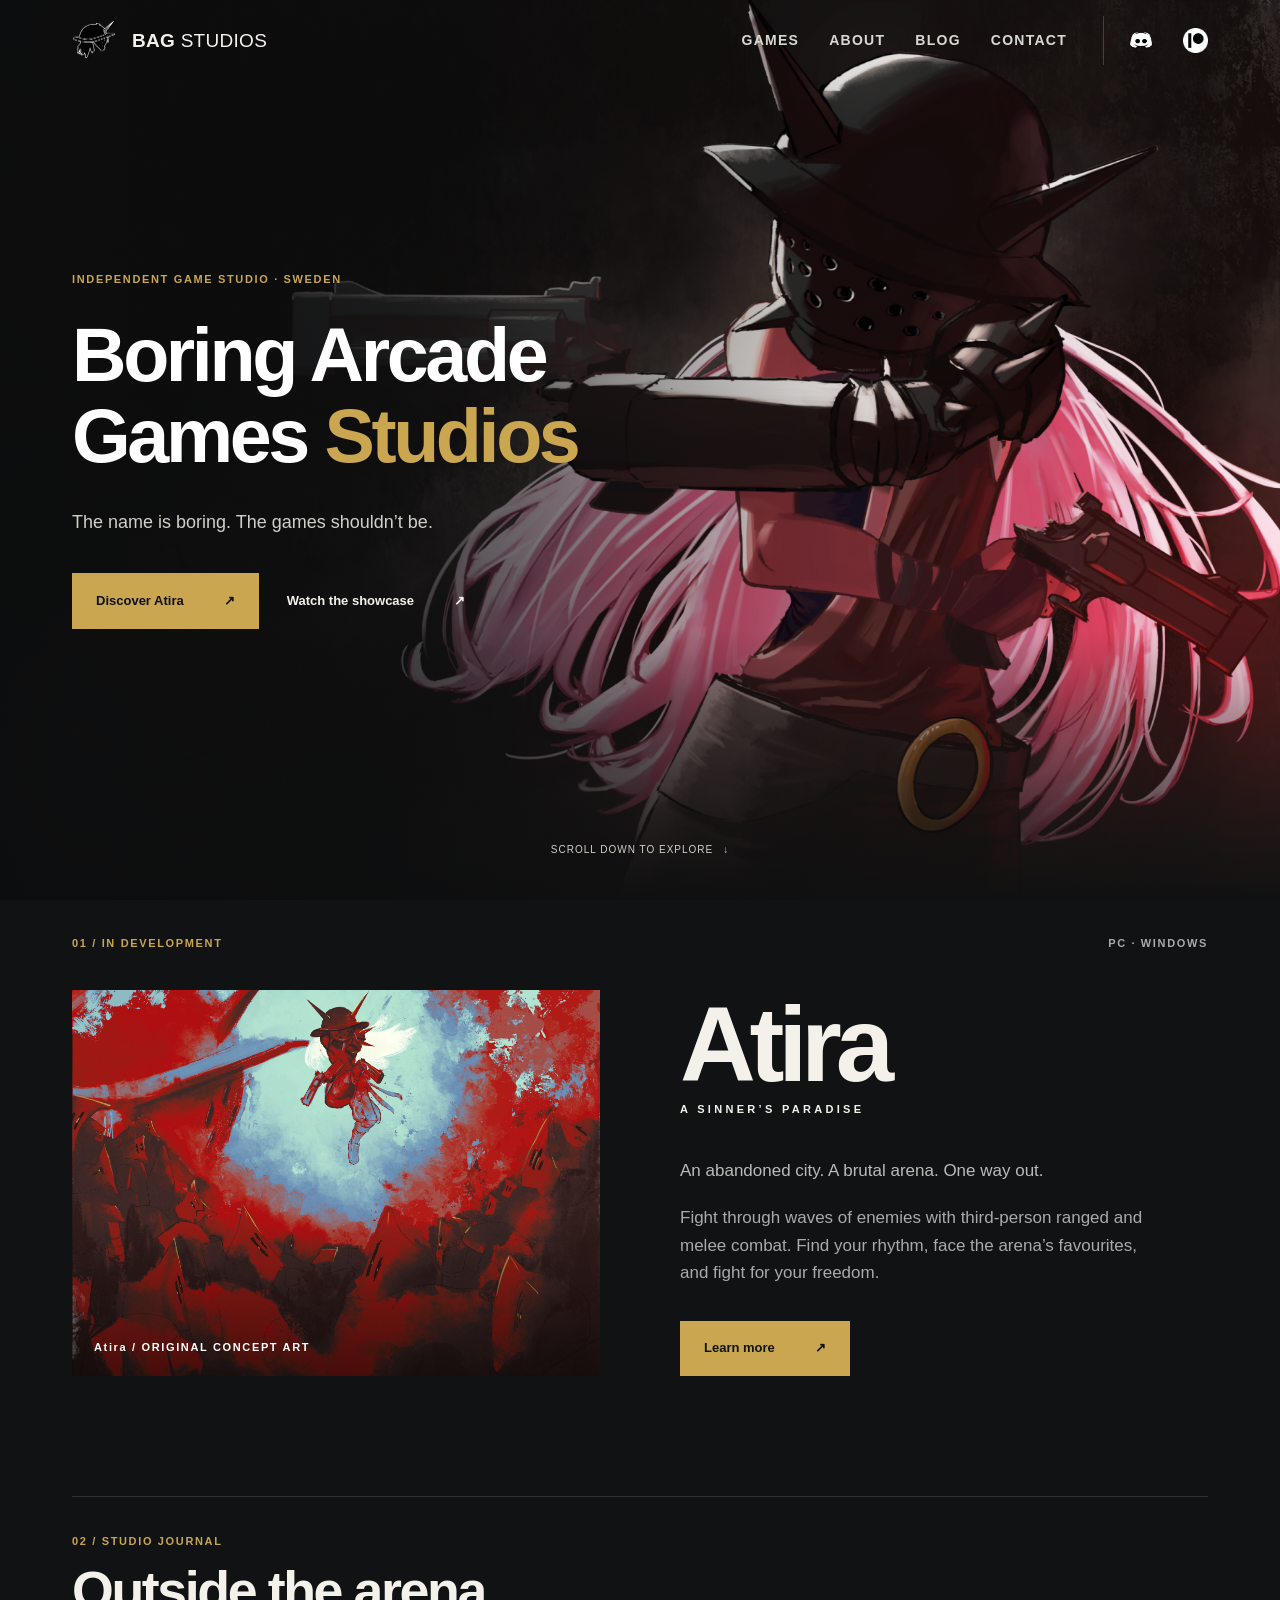
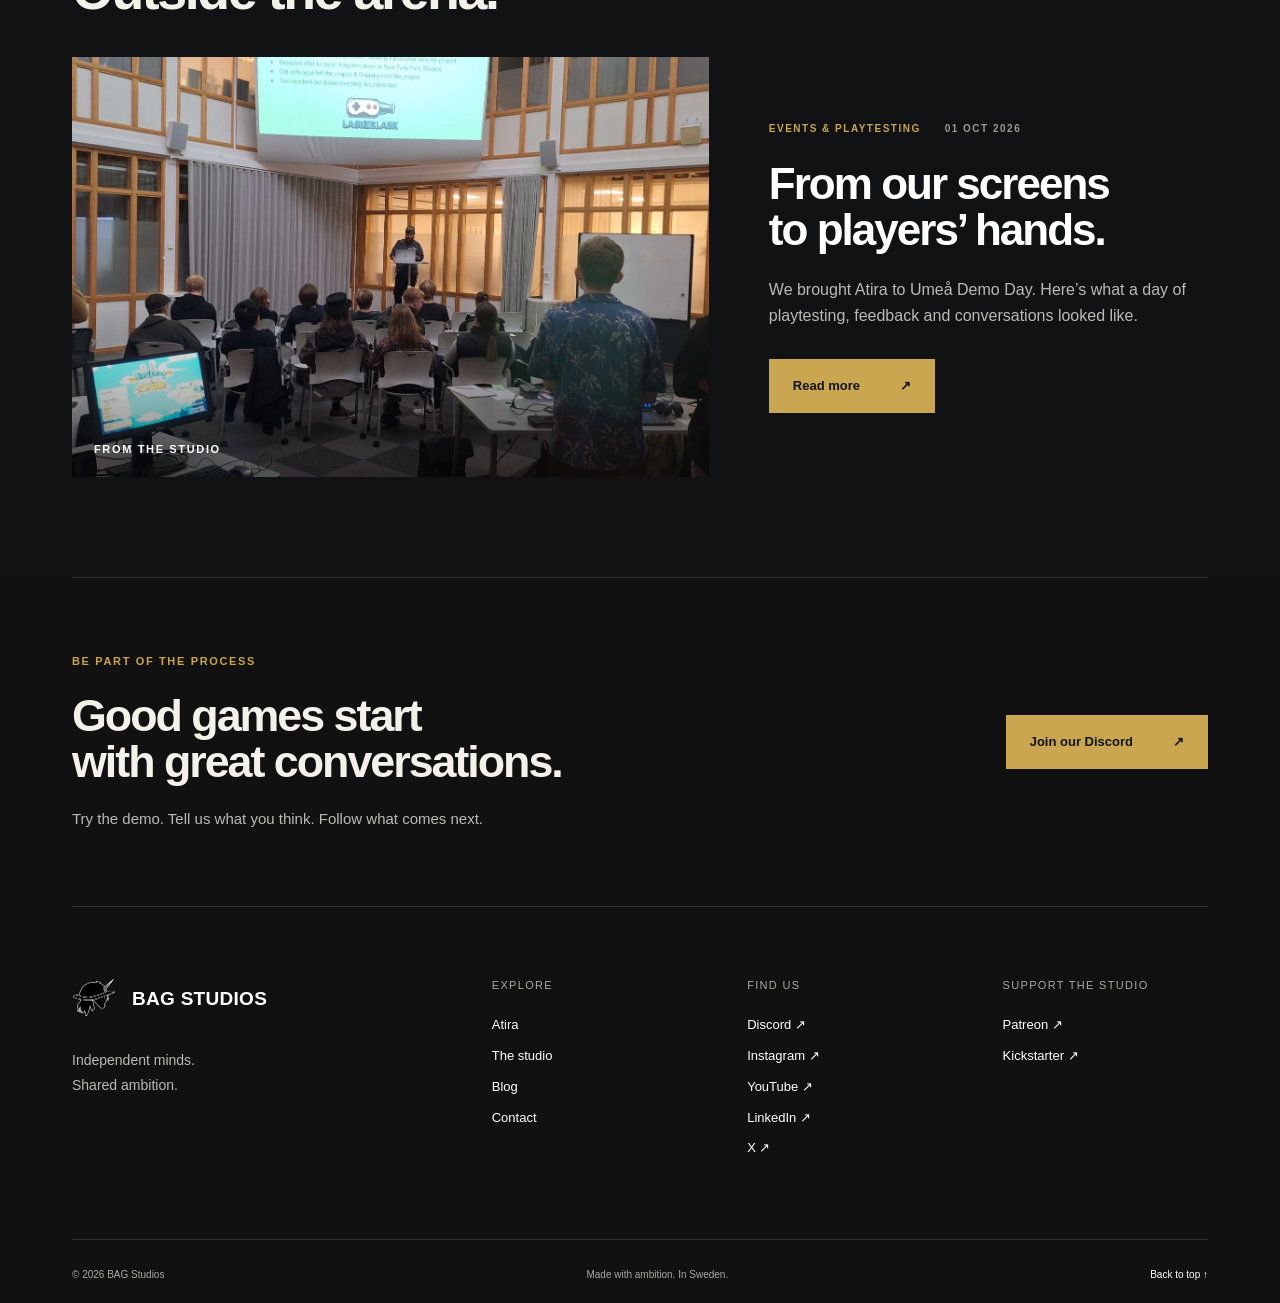
<file: index.html>
<!DOCTYPE html>
<html lang="en">



<!-- Metadata part -->
<head>
    

    <meta charset="UTF-8">
    <meta name="color-scheme" content="dark">
    <meta name="viewport" content="width=device-width, initial-scale=1.0">
    <title>BAG Studios</title>
    <!-- Ref for css -->
    <link rel="stylesheet" href="styles.css?v=navbar-patreon-20261006">
    <meta name="description" content="BAG Studios is an independent game studio in Ume&#229;, Sweden, developing Atira: A Sinner&#39;s Paradise, an action roguelike for Windows.">
    <link rel="canonical" href="https://boringarcadestudios.github.io/BAG-Studios/">
    <link rel="icon" href="Images/Helmet-favicon.png?v=helmet-20261006" type="image/png" sizes="128x128">
    <meta property="og:type" content="website">
    <meta property="og:title" content="BAG Studios">
    <meta property="og:description" content="BAG Studios is an independent game studio in Ume&#229;, Sweden, developing Atira: A Sinner&#39;s Paradise, an action roguelike for Windows.">
    <meta property="og:url" content="https://boringarcadestudios.github.io/BAG-Studios/">
    <meta property="og:image" content="https://boringarcadestudios.github.io/BAG-Studios/Images/Logo.png">
    <meta property="og:site_name" content="BAG Studios">
    <meta name="twitter:card" content="summary_large_image"><script type="application/ld+json">{
  "@context": "https://schema.org",
  "@type": "Organization",
  "@id": "https://boringarcadestudios.github.io/BAG-Studios/#studio",
  "name": "BAG Studios",
  "alternateName": [
    "Boring Arcade Games Studios",
    "Boring Arcade Studios"
  ],
  "url": "https://boringarcadestudios.github.io/BAG-Studios/",
  "logo": "https://boringarcadestudios.github.io/BAG-Studios/Images/Logo.png",
  "description": "An independent game studio in Umeå, Sweden, developing Atira: A Sinner's Paradise.",
  "sameAs": [
    "https://www.linkedin.com/company/boring-arcade-studios/",
    "https://www.instagram.com/Boring_arcade_Studios/",
    "https://bag-studios.itch.io/",
    "https://www.youtube.com/channel/UCSghEE8azDfws9jSogGiWvg"
  ]
}</script>
    <script src="main.js?v=navbar-20261006" defer></script>
<link rel="stylesheet" href="home-content.css?v=gold-story-button-20261006">
</head>


<!-- Webbsite part -->
<body id="top" class="home-page navbar-at-top">

    <!-- Header navbar-->
     <header class="site-header"><a class="site-brand" href="index.html" aria-label="BAG Studios home"><img src="Images/Logo.png" width="46" height="43" alt=""><span>BAG<span class="site-brand-light"> STUDIOS</span></span></a><button class="site-menu-button" type="button" aria-expanded="false" aria-controls="site-navigation">Menu <span aria-hidden="true">+</span></button><nav id="site-navigation" aria-label="Main navigation"><a href="games.html">Games</a><a href="team.html">About</a><a href="blog.html">Blog</a><a href="support.html">Contact</a><a class="nav-discord" href="https://discord.gg/eYnEZs6ydY" target="_blank" rel="noopener noreferrer" aria-label="Discord"><img src="Images/DiscordIcon.png" width="24" height="24" alt=""></a><a class="nav-patreon" href="https://www.patreon.com/cw/BAGStudios1337" target="_blank" rel="noopener noreferrer" aria-label="Patreon"><img src="Images/PatreonIcon.png" width="25" height="25" alt=""></a></nav></header>



    <!-- Hero section -->
     <section class="hero">

        <div class="hero-content">

            <p class="hero-eyebrow">INDEPENDENT GAME STUDIO · SWEDEN</p>
            <h2>Boring Arcade<br>Games <span class="hero-studios">Studios</span></h2>
            <p class="hero-intro">The name is boring. The games shouldn’t be.</p>
            <div class="hero-actions">
                <a class="hero-discover" href="atira.html">Discover Atira <span aria-hidden="true">↗</span></a>
                <a class="hero-watch" href="atira.html#showcase">Watch the showcase <span aria-hidden="true">↗</span></a>
            </div>
        </div>
        <span class="hero-explore">Scroll down to explore <span aria-hidden="true">↓</span></span>
     </section>

<main id="home-main">
<section class="featured wrap" id="featured"><div class="section-top"><p class="eyebrow">01 / IN DEVELOPMENT</p><span class="meta">PC · WINDOWS</span></div><div class="game-feature"><a class="game-art" href="atira.html"><img src="Images/Bannerwhite_hair.png" alt="Atira concept art: a fighter above a ruined city" loading="lazy"><span class="image-label">Atira / ORIGINAL CONCEPT ART</span></a><div class="game-copy"><h2 class="atira-title">Atira</h2><p class="subtitle">A SINNER’S PARADISE</p><p>An abandoned city. A brutal arena. One way out.</p><p class="muted">Fight through waves of enemies with third-person ranged and melee combat. Find your rhythm, face the arena’s favourites, and fight for your freedom.</p><div class="actions"><a class="button" href="atira.html">Learn more <span aria-hidden="true">↗</span></a></div></div></div></section>
<section class="news-section wrap"><div class="section-top"><div><p class="eyebrow">02 / STUDIO JOURNAL</p><h2>Outside the arena.</h2></div></div><a class="news-feature" href="blog-umea-demo-day.html"><div class="news-image"><img src="Images/demo-day-event.png" alt="Audience at Umeå Demo Day in MIT-huset" loading="lazy"><span class="image-label">FROM THE STUDIO</span></div><div class="news-copy"><p class="meta">EVENTS & PLAYTESTING <span>01 OCT 2026</span></p><h3>From our screens<br>to players’ hands.</h3><p>We brought Atira to Umeå Demo Day. Here’s what a day of playtesting, feedback and conversations looked like.</p><span class="button story-button">Read more <span aria-hidden="true">↗</span></span></div></a></section>
</main>
    <section class="community wrap"><div><p class="eyebrow">BE PART OF THE PROCESS</p><h2>Good games start<br>with great conversations.</h2><p>Try the demo. Tell us what you think. Follow what comes next.</p></div><a class="button" href="https://discord.gg/eYnEZs6ydY" target="_blank" rel="noopener noreferrer">Join our Discord <span aria-hidden="true">↗</span></a></section>
<footer class="site-footer wrap"><div class="footer-top"><div><a class="brand" href="index.html"><img src="Images/Logo.png" alt="" width="48" height="44"><span>BAG STUDIOS</span></a><p>Independent minds.<br>Shared ambition.</p></div><div><h3>Explore</h3><a href="atira.html">Atira</a><a href="team.html">The studio</a><a href="blog.html">Blog</a><a href="support.html">Contact</a></div><div><h3>Find us</h3><a class="" href="https://discord.gg/eYnEZs6ydY" target="_blank" rel="noopener noreferrer">Discord <span aria-hidden="true">↗</span></a><a class="" href="https://www.instagram.com/Boring_arcade_Studios/" target="_blank" rel="noopener noreferrer">Instagram <span aria-hidden="true">↗</span></a><a class="" href="https://www.youtube.com/channel/UCSghEE8azDfws9jSogGiWvg" target="_blank" rel="noopener noreferrer">YouTube <span aria-hidden="true">↗</span></a><a class="" href="https://www.linkedin.com/company/boring-arcade-studios/" target="_blank" rel="noopener noreferrer">LinkedIn <span aria-hidden="true">↗</span></a><a class="" href="https://x.com/bag_studio84646" target="_blank" rel="noopener noreferrer">X <span aria-hidden="true">↗</span></a></div><div><h3>Support the studio</h3><a class="" href="https://www.patreon.com/cw/BAGStudios1337" target="_blank" rel="noopener noreferrer">Patreon <span aria-hidden="true">↗</span></a><a class="" href="https://www.kickstarter.com/projects/bag-studios/bag-studios-project-a" target="_blank" rel="noopener noreferrer">Kickstarter <span aria-hidden="true">↗</span></a></div></div><div class="footer-bottom"><span>© 2026 BAG Studios</span><span>Made with ambition. In Sweden.</span><a href="#top">Back to top ↑</a></div></footer>


</body>
<!-- Hi if you somehow found this message :) -->


</html>
</file>
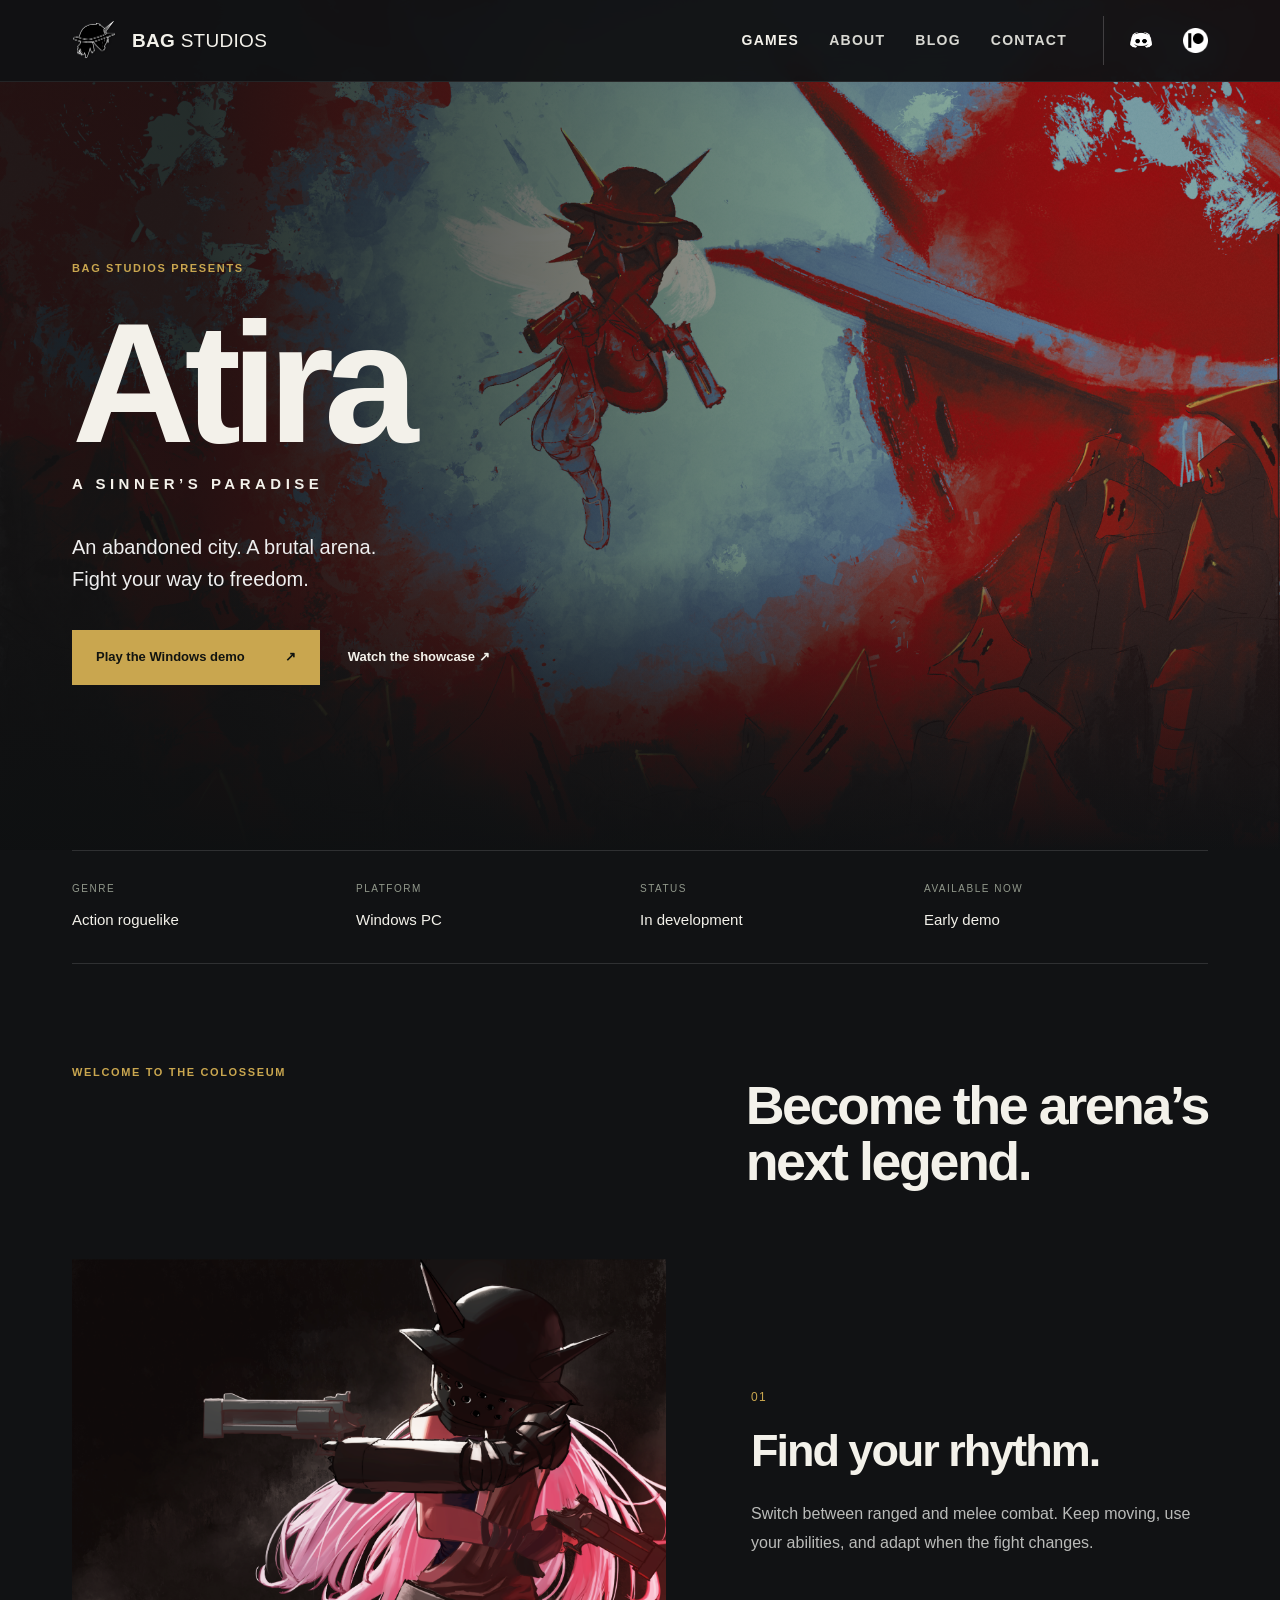
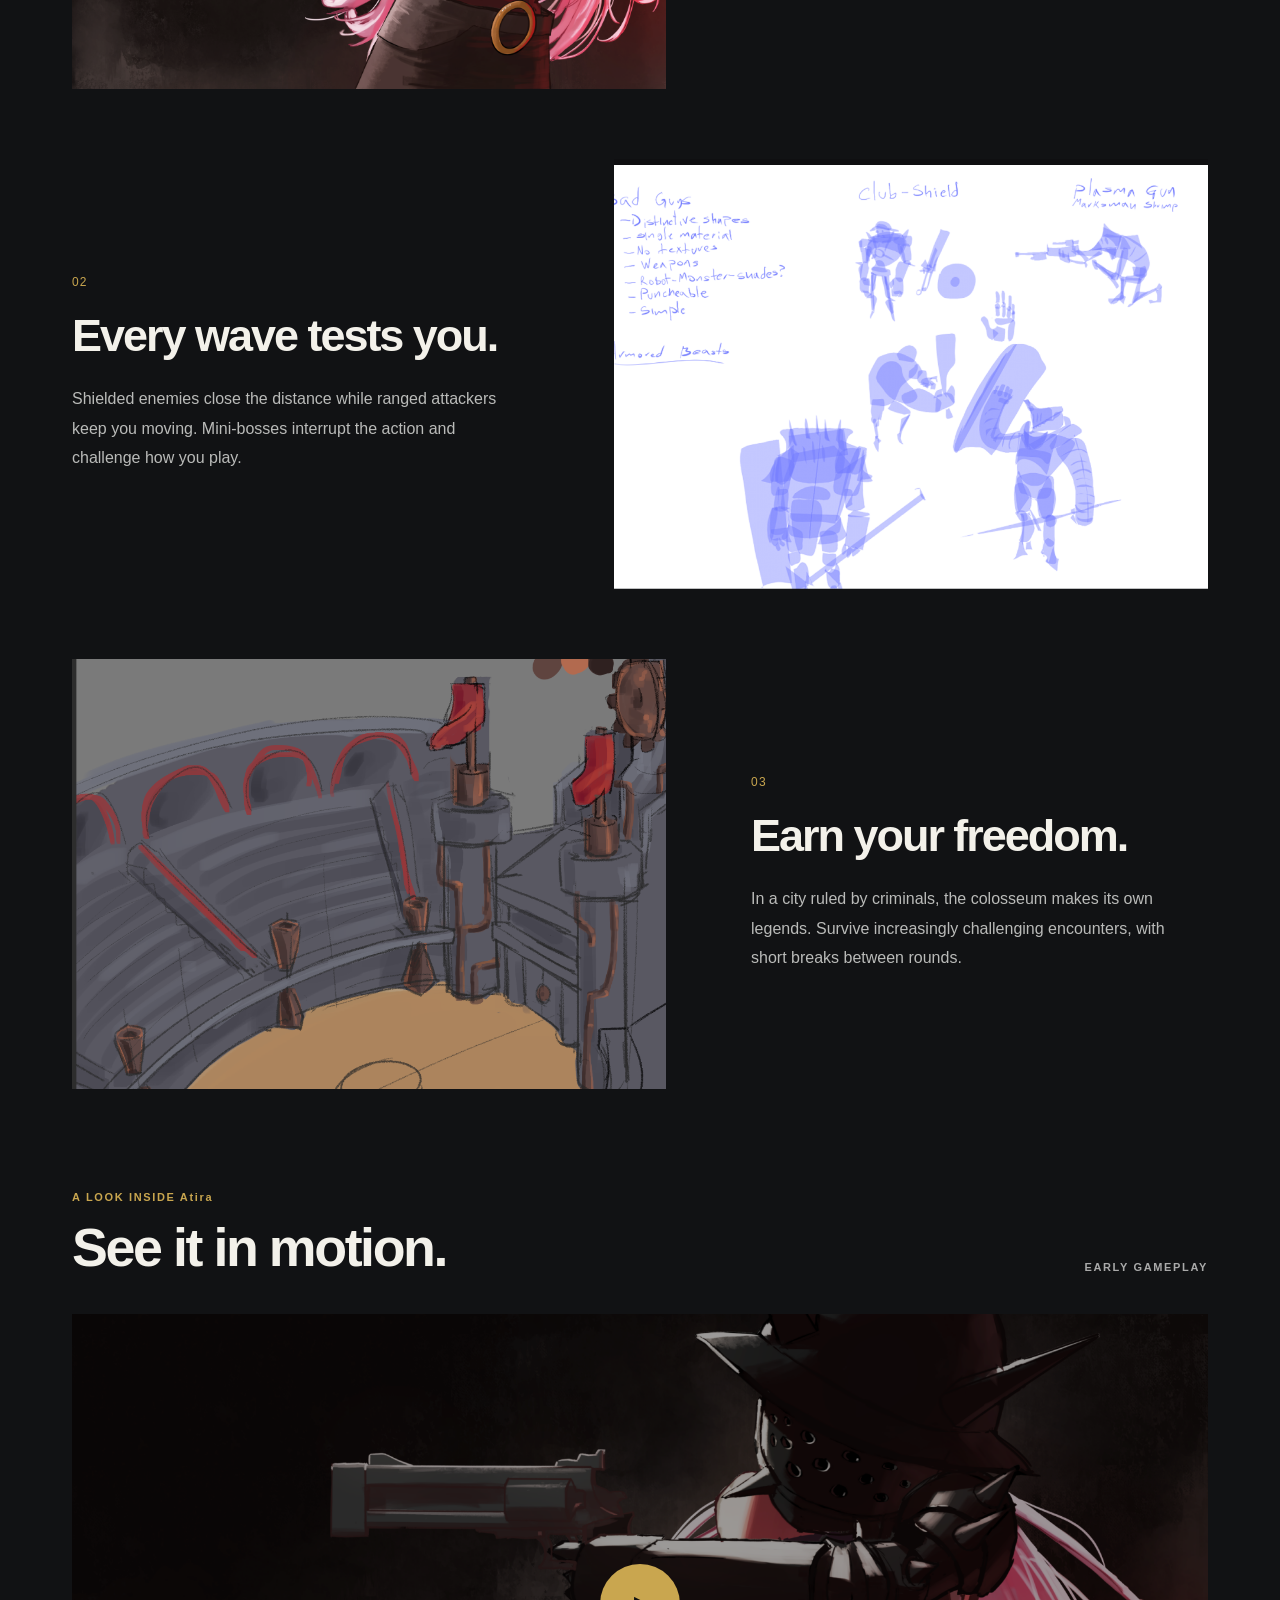
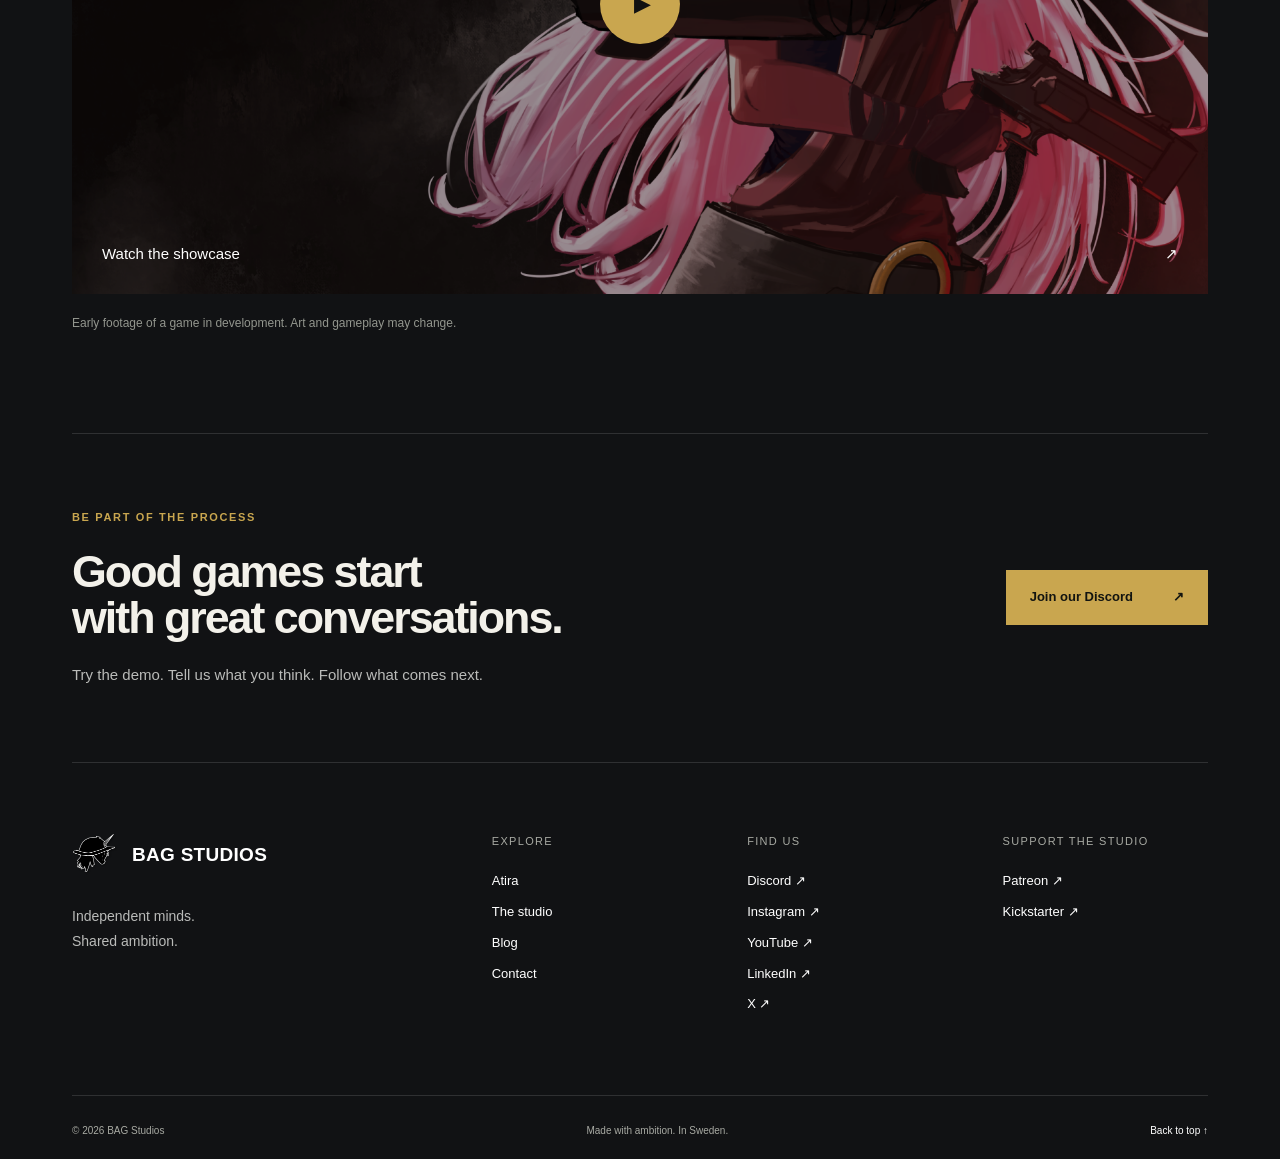
<file: atira.html>
<!DOCTYPE html>
<html lang="en">
<head>
    <meta charset="UTF-8">
    <meta name="color-scheme" content="dark">
    <meta name="viewport" content="width=device-width, initial-scale=1.0">
    <title>Atira - BAG Studios</title>
    <meta name="description" content="Discover Atira, an action roguelike by BAG Studios. Play the early Windows demo, watch gameplay and join the community.">
    <link rel="stylesheet" href="styles.css?v=navbar-patreon-20261006">
    <link rel="icon" href="Images/Helmet-favicon.png?v=helmet-20261006" type="image/png" sizes="128x128">
    <link rel="canonical" href="https://boringarcadestudios.github.io/BAG-Studios/atira.html">
    <meta property="og:title" content="Atira - BAG Studios">
    <meta property="og:description" content="Discover Atira, an action roguelike by BAG Studios. Play the early Windows demo, watch gameplay and join the community.">
    <meta property="og:url" content="https://boringarcadestudios.github.io/BAG-Studios/atira.html">
    <meta property="og:type" content="website">
    <meta property="og:image" content="https://boringarcadestudios.github.io/BAG-Studios/Images/Illustration13-pfp2.png">
    <meta name="twitter:card" content="summary_large_image">
    <script type="application/ld+json">{
  "@context": "https://schema.org",
  "@type": "VideoGame",
  "@id": "https://boringarcadestudios.github.io/BAG-Studios/atira.html#atira",
  "name": "Atira: A Sinner's Paradise",
  "alternateName": [
    "Atira",
    "Atira: A Sinners Paradise",
    "Project A"
  ],
  "url": "https://boringarcadestudios.github.io/BAG-Studios/atira.html",
  "description": "An action roguelike in early development, featuring third-person arena combat, dual revolvers, fast movement, and waves of enemies.",
  "genre": [
    "Action",
    "Roguelike"
  ],
  "gamePlatform": "PC (Microsoft Windows)",
  "operatingSystem": "Windows",
  "image": "https://boringarcadestudios.github.io/BAG-Studios/Images/Illustration13-pfp2.png",
  "creator": {
    "@id": "https://boringarcadestudios.github.io/BAG-Studios/#studio",
    "name": "BAG Studios",
    "url": "https://boringarcadestudios.github.io/BAG-Studios/",
    "@type": "Organization"
  },
  "sameAs": [
    "https://bag-studios.itch.io/project-a"
  ]
}</script>
    <script src="main.js?v=navbar-20261006" defer></script>
<link rel="stylesheet" href="atira-design.css?v=mirrored-lowered-art-20261006">
<script src="atira-showcase.js?v=atira-casing-20261006?v=20261006" defer></script>
</head>
<body id="top" class="atira-page">
<header class="site-header"><a class="site-brand" href="index.html" aria-label="BAG Studios home"><img src="Images/Logo.png" width="46" height="43" alt=""><span>BAG<span class="site-brand-light"> STUDIOS</span></span></a><button class="site-menu-button" type="button" aria-expanded="false" aria-controls="site-navigation">Menu <span aria-hidden="true">+</span></button><nav id="site-navigation" aria-label="Main navigation"><a href="games.html" aria-current="page">Games</a><a href="team.html">About</a><a href="blog.html">Blog</a><a href="support.html">Contact</a><a class="nav-discord" href="https://discord.gg/eYnEZs6ydY" target="_blank" rel="noopener noreferrer" aria-label="Discord"><img src="Images/DiscordIcon.png" width="24" height="24" alt=""></a><a class="nav-patreon" href="https://www.patreon.com/cw/BAGStudios1337" target="_blank" rel="noopener noreferrer" aria-label="Patreon"><img src="Images/PatreonIcon.png" width="25" height="25" alt=""></a></nav></header>
<main id="main"><section class="game-hero"><img src="Images/Bannerwhite_hair.png" class="game-hero-art" alt="Atira original artwork"><div class="game-hero-shade"></div><div class="wrap game-hero-copy"><p class="eyebrow">BAG STUDIOS PRESENTS</p><h1 class="atira-title">Atira</h1><p class="subtitle">A SINNER’S PARADISE</p><p>An abandoned city. A brutal arena.<br>Fight your way to freedom.</p><div class="actions"><a class="button" href="https://bag-studios.itch.io/project-a" target="_blank" rel="noopener noreferrer">Play the Windows demo <span aria-hidden="true">↗</span></a><button class="text-button" data-trailer>Watch the showcase ↗</button></div></div></section><div class="game-facts wrap"><div><span>GENRE</span><strong>Action roguelike</strong></div><div><span>PLATFORM</span><strong>Windows PC</strong></div><div><span>STATUS</span><strong>In development</strong></div><div><span>AVAILABLE NOW</span><strong>Early demo</strong></div></div><section class="wrap arena-section"><div class="section-top"><p class="eyebrow">WELCOME TO THE COLOSSEUM</p><h2>Become the arena’s<br>next legend.</h2></div><div class="feature-row"><div class="feature-visual"><img src="Images/Aelina_chains_image.png" alt="Atira combat character concept art" loading="lazy"></div><div><span class="feature-number">01</span><h3>Find your rhythm.</h3><p>Switch between ranged and melee combat. Keep moving, use your abilities, and adapt when the fight changes.</p></div></div><div class="feature-row feature-reverse"><div class="feature-visual"><img src="Images/Enemies.png" alt="Atira enemy concept art" loading="lazy"></div><div><span class="feature-number">02</span><h3>Every wave tests you.</h3><p>Shielded enemies close the distance while ranged attackers keep you moving. Mini-bosses interrupt the action and challenge how you play.</p></div></div><div class="feature-row"><div class="feature-visual"><img src="Images/Arena_art.png" alt="Arena environment concept art" loading="lazy"></div><div><span class="feature-number">03</span><h3>Earn your freedom.</h3><p>In a city ruled by criminals, the colosseum makes its own legends. Survive increasingly challenging encounters, with short breaks between rounds.</p></div></div></section><section class="showcase wrap" id="showcase"><div class="section-top"><div><p class="eyebrow">A LOOK INSIDE Atira</p><h2>See it in motion.</h2></div><span class="meta">EARLY GAMEPLAY</span></div><button class="video-preview" data-trailer aria-label="Watch Atira early gameplay showcase"><img src="Images/Aelina_chains_image.png" alt="Atira showcase cover" loading="lazy"><span class="play-circle" aria-hidden="true">▶</span><span class="video-caption">Watch the showcase <span>↗</span></span></button><p class="fineprint">Early footage of a game in development. Art and gameplay may change.</p></section></main>
<section class="community wrap"><div><p class="eyebrow">BE PART OF THE PROCESS</p><h2>Good games start<br>with great conversations.</h2><p>Try the demo. Tell us what you think. Follow what comes next.</p></div><a class="button" href="https://discord.gg/eYnEZs6ydY" target="_blank" rel="noopener noreferrer">Join our Discord <span aria-hidden="true">↗</span></a></section>

<footer class="site-footer wrap"><div class="footer-top"><div><a class="brand" href="index.html"><img src="Images/Logo.png" alt="" width="48" height="44"><span>BAG STUDIOS</span></a><p>Independent minds.<br>Shared ambition.</p></div><div><h3>Explore</h3><a href="atira.html">Atira</a><a href="team.html">The studio</a><a href="blog.html">Blog</a><a href="support.html">Contact</a></div><div><h3>Find us</h3><a class="" href="https://discord.gg/eYnEZs6ydY" target="_blank" rel="noopener noreferrer">Discord <span aria-hidden="true">↗</span></a><a class="" href="https://www.instagram.com/Boring_arcade_Studios/" target="_blank" rel="noopener noreferrer">Instagram <span aria-hidden="true">↗</span></a><a class="" href="https://www.youtube.com/channel/UCSghEE8azDfws9jSogGiWvg" target="_blank" rel="noopener noreferrer">YouTube <span aria-hidden="true">↗</span></a><a class="" href="https://www.linkedin.com/company/boring-arcade-studios/" target="_blank" rel="noopener noreferrer">LinkedIn <span aria-hidden="true">↗</span></a><a class="" href="https://x.com/bag_studio84646" target="_blank" rel="noopener noreferrer">X <span aria-hidden="true">↗</span></a></div><div><h3>Support the studio</h3><a class="" href="https://www.patreon.com/cw/BAGStudios1337" target="_blank" rel="noopener noreferrer">Patreon <span aria-hidden="true">↗</span></a><a class="" href="https://www.kickstarter.com/projects/bag-studios/bag-studios-project-a" target="_blank" rel="noopener noreferrer">Kickstarter <span aria-hidden="true">↗</span></a></div></div><div class="footer-bottom"><span>© 2026 BAG Studios</span><span>Made with ambition. In Sweden.</span><a href="#top">Back to top ↑</a></div></footer>
<dialog class="trailer-dialog" aria-label="Atira gameplay showcase"><button class="close-dialog" aria-label="Close showcase">Close ×</button><div class="video-host"></div></dialog>
</body>
</html>
</file>
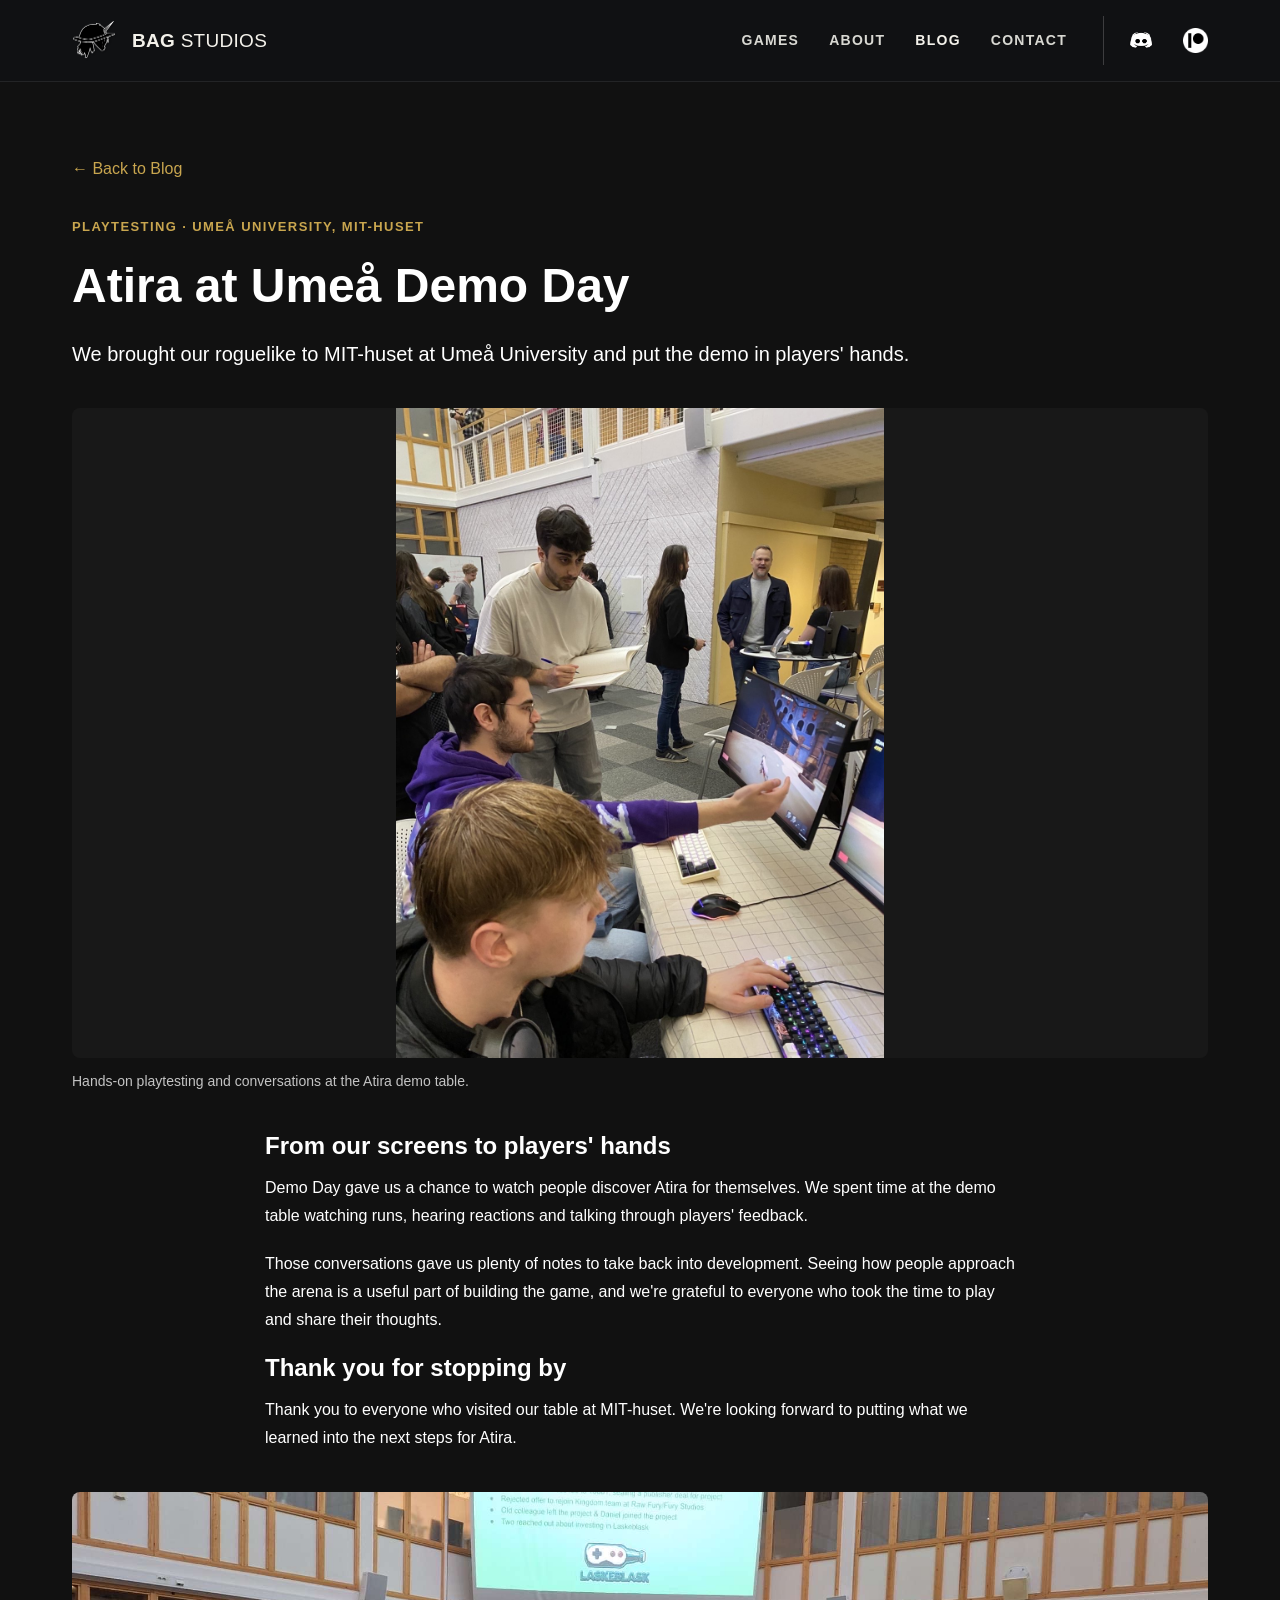
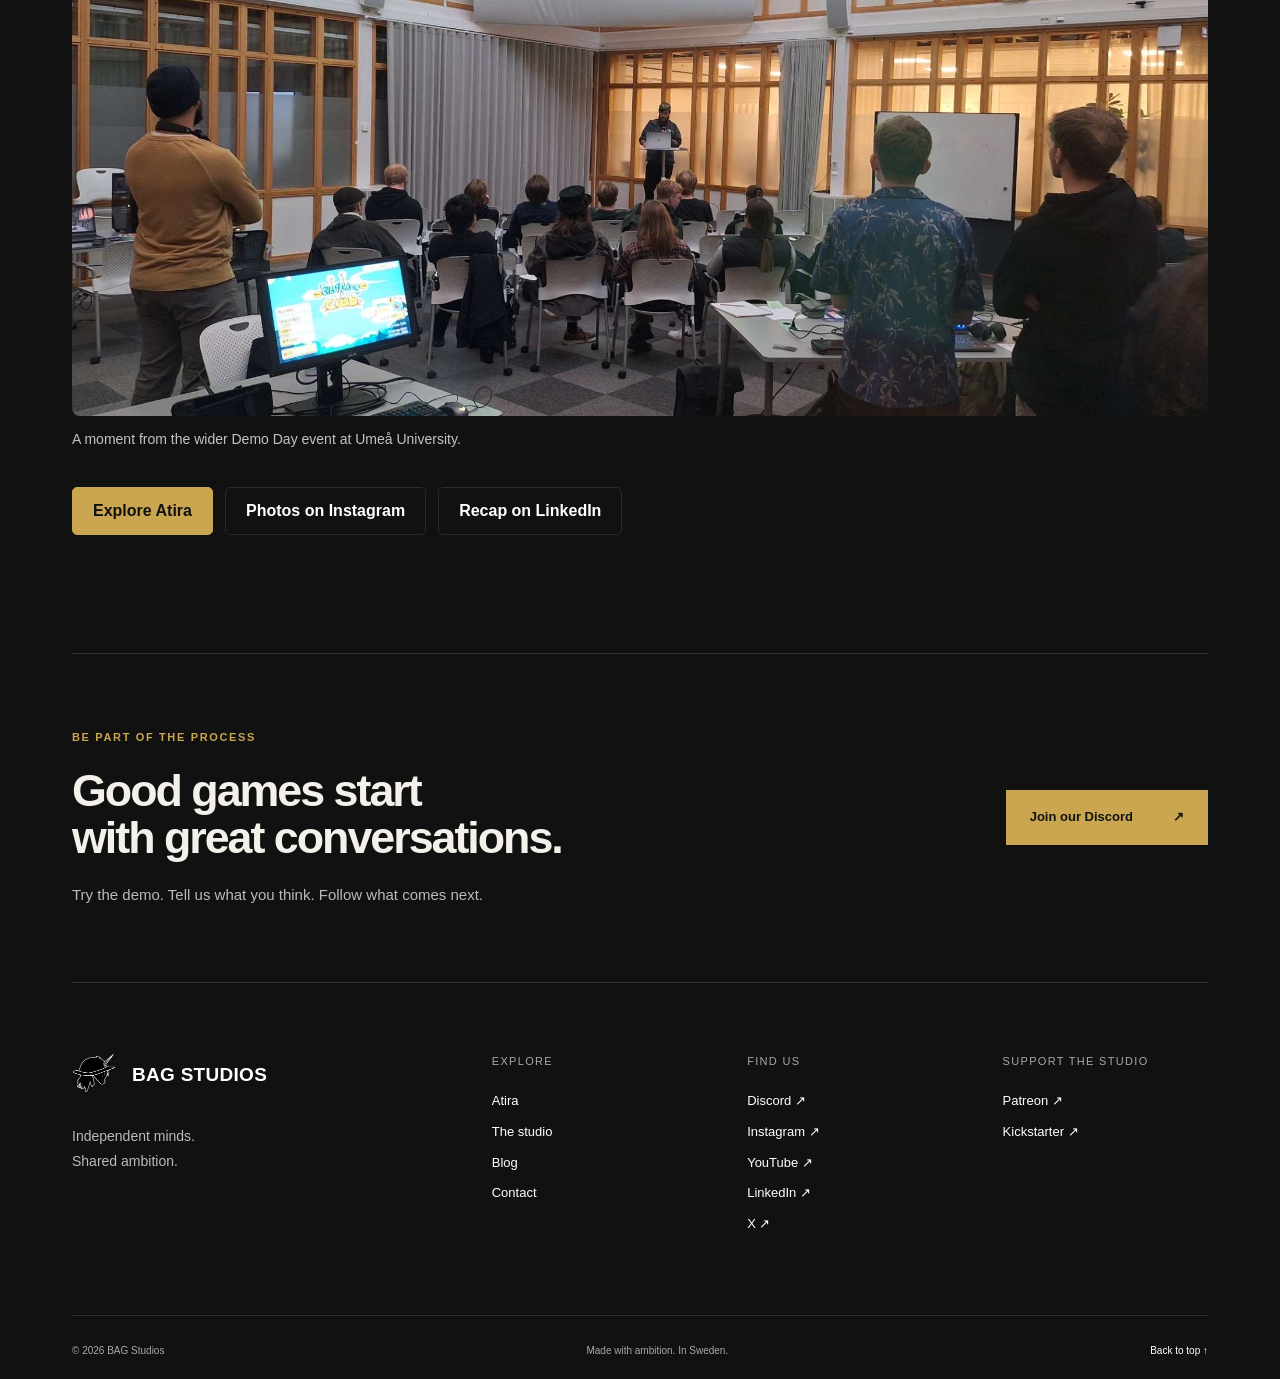
<file: blog-umea-demo-day.html>
<!DOCTYPE html>
<html lang="en">
<head>
    <meta charset="UTF-8">
    <meta name="color-scheme" content="dark">
    <meta name="viewport" content="width=device-width, initial-scale=1.0">
    <title>Atira at Umeå Demo Day - BAG Studios</title>
    <meta name="description" content="News from BAG Studios: Atira playtesting at Umeå Demo Day, MIT-huset, Umeå University.">
    <link rel="stylesheet" href="styles.css?v=navbar-patreon-20261006">
    <link rel="icon" href="Images/Helmet-favicon.png?v=helmet-20261006" type="image/png" sizes="128x128">
    <link rel="canonical" href="https://boringarcadestudios.github.io/BAG-Studios/blog-umea-demo-day.html">
    <meta property="og:title" content="Atira at Umeå Demo Day - BAG Studios">
    <meta property="og:description" content="News from BAG Studios: Atira playtesting at Umeå Demo Day, MIT-huset, Umeå University.">
    <meta property="og:url" content="https://boringarcadestudios.github.io/BAG-Studios/blog-umea-demo-day.html">
    <meta property="og:type" content="website">
    <meta property="og:image" content="https://boringarcadestudios.github.io/BAG-Studios/Images/demo-day-event.png">
    <meta name="twitter:card" content="summary_large_image">
    
    <script src="main.js?v=navbar-20261006" defer></script>
</head>
<body id="top">
<header class="site-header"><a class="site-brand" href="index.html" aria-label="BAG Studios home"><img src="Images/Logo.png" width="46" height="43" alt=""><span>BAG<span class="site-brand-light"> STUDIOS</span></span></a><button class="site-menu-button" type="button" aria-expanded="false" aria-controls="site-navigation">Menu <span aria-hidden="true">+</span></button><nav id="site-navigation" aria-label="Main navigation"><a href="games.html">Games</a><a href="team.html">About</a><a href="blog.html" aria-current="page">Blog</a><a href="support.html">Contact</a><a class="nav-discord" href="https://discord.gg/eYnEZs6ydY" target="_blank" rel="noopener noreferrer" aria-label="Discord"><img src="Images/DiscordIcon.png" width="24" height="24" alt=""></a><a class="nav-patreon" href="https://www.patreon.com/cw/BAGStudios1337" target="_blank" rel="noopener noreferrer" aria-label="Patreon"><img src="Images/PatreonIcon.png" width="25" height="25" alt=""></a></nav></header>
<main class="editorial-page blog-page">
    <a class="article-back" href="blog.html">&larr; Back to Blog</a>
    <article class="event-article" id="umea-demo-day">
        <p class="eyebrow">Playtesting · Umeå University, MIT-huset</p>
        <h2>Atira at Umeå Demo Day</h2>
        <p class="lead">We brought our roguelike to MIT-huset at Umeå University and put the demo in players' hands.</p>
        <figure><img src="Images/demo-day-playtesting.png" alt="Players testing Atira while the BAG Studios team takes notes" loading="lazy"><figcaption>Hands-on playtesting and conversations at the Atira demo table.</figcaption></figure>
        <div class="article-copy">
            <h3>From our screens to players' hands</h3>
            <p>Demo Day gave us a chance to watch people discover Atira for themselves. We spent time at the demo table watching runs, hearing reactions and talking through players' feedback.</p>
            <p>Those conversations gave us plenty of notes to take back into development. Seeing how people approach the arena is a useful part of building the game, and we're grateful to everyone who took the time to play and share their thoughts.</p>
            <h3>Thank you for stopping by</h3>
            <p>Thank you to everyone who visited our table at MIT-huset. We're looking forward to putting what we learned into the next steps for Atira.</p>
        </div>
        <figure><img src="Images/demo-day-event.png" alt="The audience listening to a presentation at Umeå Demo Day in MIT-huset" loading="lazy"><figcaption>A moment from the wider Demo Day event at Umeå University.</figcaption></figure>
        <div class="page-actions">
            <a class="page-button" href="atira.html">Explore Atira</a>
            <a class="page-button secondary" href="https://www.instagram.com/p/DeH8ahaCDBm/" target="_blank" rel="noopener noreferrer">Photos on Instagram</a>
            <a class="page-button secondary" href="https://www.linkedin.com/feed/update/urn:li:ugcPost:7513014233966764033/" target="_blank" rel="noopener noreferrer">Recap on LinkedIn</a>
        </div>
    </article>
</main>
<section class="community wrap"><div><p class="eyebrow">BE PART OF THE PROCESS</p><h2>Good games start<br>with great conversations.</h2><p>Try the demo. Tell us what you think. Follow what comes next.</p></div><a class="button" href="https://discord.gg/eYnEZs6ydY" target="_blank" rel="noopener noreferrer">Join our Discord <span aria-hidden="true">↗</span></a></section>
<footer class="site-footer wrap"><div class="footer-top"><div><a class="brand" href="index.html"><img src="Images/Logo.png" alt="" width="48" height="44"><span>BAG STUDIOS</span></a><p>Independent minds.<br>Shared ambition.</p></div><div><h3>Explore</h3><a href="atira.html">Atira</a><a href="team.html">The studio</a><a href="blog.html">Blog</a><a href="support.html">Contact</a></div><div><h3>Find us</h3><a class="" href="https://discord.gg/eYnEZs6ydY" target="_blank" rel="noopener noreferrer">Discord <span aria-hidden="true">↗</span></a><a class="" href="https://www.instagram.com/Boring_arcade_Studios/" target="_blank" rel="noopener noreferrer">Instagram <span aria-hidden="true">↗</span></a><a class="" href="https://www.youtube.com/channel/UCSghEE8azDfws9jSogGiWvg" target="_blank" rel="noopener noreferrer">YouTube <span aria-hidden="true">↗</span></a><a class="" href="https://www.linkedin.com/company/boring-arcade-studios/" target="_blank" rel="noopener noreferrer">LinkedIn <span aria-hidden="true">↗</span></a><a class="" href="https://x.com/bag_studio84646" target="_blank" rel="noopener noreferrer">X <span aria-hidden="true">↗</span></a></div><div><h3>Support the studio</h3><a class="" href="https://www.patreon.com/cw/BAGStudios1337" target="_blank" rel="noopener noreferrer">Patreon <span aria-hidden="true">↗</span></a><a class="" href="https://www.kickstarter.com/projects/bag-studios/bag-studios-project-a" target="_blank" rel="noopener noreferrer">Kickstarter <span aria-hidden="true">↗</span></a></div></div><div class="footer-bottom"><span>© 2026 BAG Studios</span><span>Made with ambition. In Sweden.</span><a href="#top">Back to top ↑</a></div></footer>
</body>
</html>
</file>
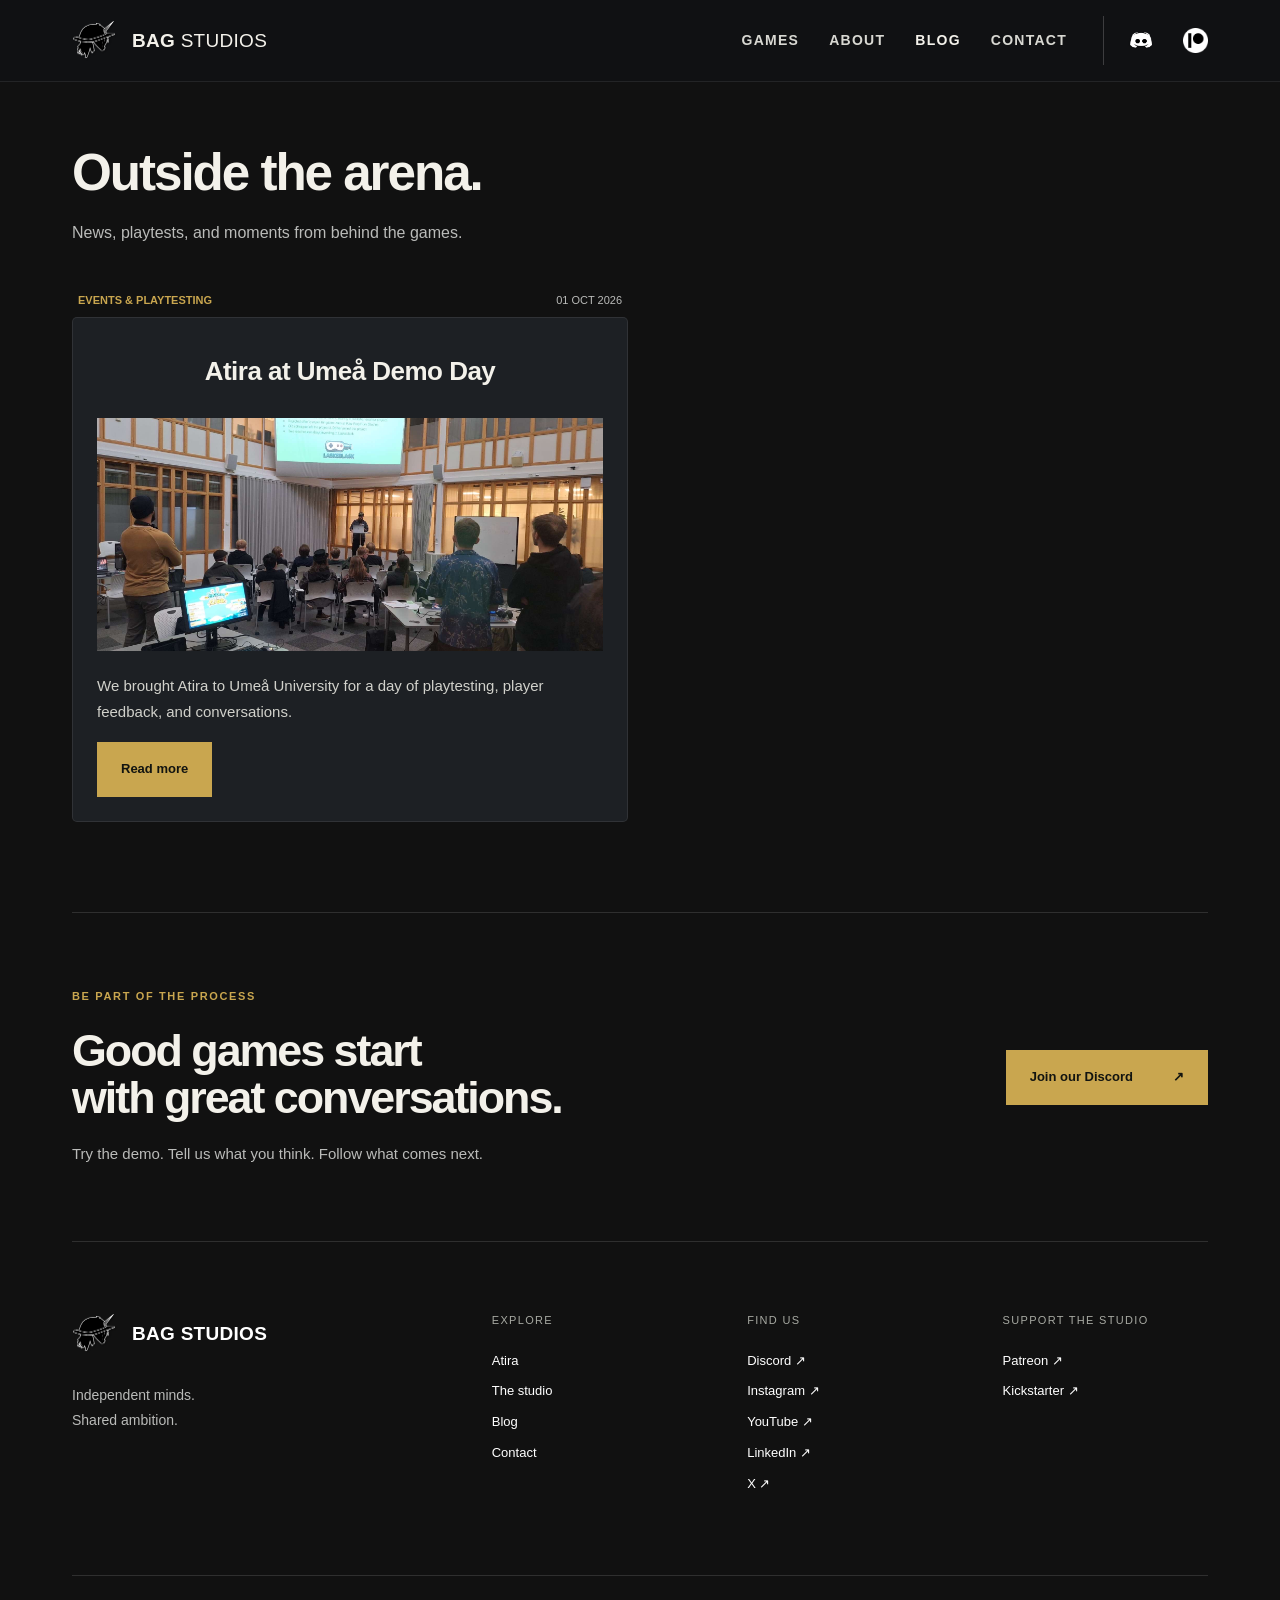
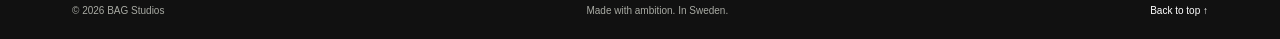
<file: blog.html>
<!DOCTYPE html>
<html lang="en">
<head>
    <meta charset="UTF-8">
    <meta name="color-scheme" content="dark">
    <meta name="viewport" content="width=device-width, initial-scale=1.0">
    <title>Blog - BAG Studios</title>
    <meta name="description" content="News from BAG Studios: Atira playtesting at Umeå Demo Day, MIT-huset, Umeå University.">
    <link rel="stylesheet" href="styles.css?v=navbar-patreon-20261006">
    <link rel="icon" href="Images/Helmet-favicon.png?v=helmet-20261006" type="image/png" sizes="128x128">
    <link rel="canonical" href="https://boringarcadestudios.github.io/BAG-Studios/blog.html">
    <meta property="og:title" content="Blog - BAG Studios">
    <meta property="og:description" content="News from BAG Studios: Atira playtesting at Umeå Demo Day, MIT-huset, Umeå University.">
    <meta property="og:url" content="https://boringarcadestudios.github.io/BAG-Studios/blog.html">
    <meta property="og:type" content="website">
    <meta property="og:image" content="https://boringarcadestudios.github.io/BAG-Studios/Images/demo-day-event.png">
    <meta name="twitter:card" content="summary_large_image">
    
    <script src="main.js?v=navbar-20261006" defer></script>
<link rel="stylesheet" href="blog-design.css?v=gold-story-button-20261006"></head>
<body id="top">
<header class="site-header"><a class="site-brand" href="index.html" aria-label="BAG Studios home"><img src="Images/Logo.png" width="46" height="43" alt=""><span>BAG<span class="site-brand-light"> STUDIOS</span></span></a><button class="site-menu-button" type="button" aria-expanded="false" aria-controls="site-navigation">Menu <span aria-hidden="true">+</span></button><nav id="site-navigation" aria-label="Main navigation"><a href="games.html">Games</a><a href="team.html">About</a><a href="blog.html" aria-current="page">Blog</a><a href="support.html">Contact</a><a class="nav-discord" href="https://discord.gg/eYnEZs6ydY" target="_blank" rel="noopener noreferrer" aria-label="Discord"><img src="Images/DiscordIcon.png" width="24" height="24" alt=""></a><a class="nav-patreon" href="https://www.patreon.com/cw/BAGStudios1337" target="_blank" rel="noopener noreferrer" aria-label="Patreon"><img src="Images/PatreonIcon.png" width="25" height="25" alt=""></a></nav></header>
<main class="blog-showcase">
    <div class="blog-heading"><h1>Outside the arena.</h1><p>News, playtests, and moments from behind the games.</p></div>
    <div class="blog-grid">
        <article class="blog-entry">
            <div class="blog-meta"><span>EVENTS &amp; PLAYTESTING</span><time datetime="2026-10-01">01 OCT 2026</time></div>
            <a class="blog-card" href="blog-umea-demo-day.html">
                <h2>Atira at Umeå Demo Day</h2>
                <div class="blog-art"><img src="Images/demo-day-event.png" alt="Umeå Demo Day audience at MIT-huset, Umeå University"></div>
                <div class="blog-card-bottom"><p>We brought Atira to Umeå University for a day of playtesting, player feedback, and conversations.</p><span class="blog-read-more">Read more</span></div>
            </a>
        </article>
    </div>
</main>

<section class="community wrap"><div><p class="eyebrow">BE PART OF THE PROCESS</p><h2>Good games start<br>with great conversations.</h2><p>Try the demo. Tell us what you think. Follow what comes next.</p></div><a class="button" href="https://discord.gg/eYnEZs6ydY" target="_blank" rel="noopener noreferrer">Join our Discord <span aria-hidden="true">↗</span></a></section>
<footer class="site-footer wrap"><div class="footer-top"><div><a class="brand" href="index.html"><img src="Images/Logo.png" alt="" width="48" height="44"><span>BAG STUDIOS</span></a><p>Independent minds.<br>Shared ambition.</p></div><div><h3>Explore</h3><a href="atira.html">Atira</a><a href="team.html">The studio</a><a href="blog.html">Blog</a><a href="support.html">Contact</a></div><div><h3>Find us</h3><a class="" href="https://discord.gg/eYnEZs6ydY" target="_blank" rel="noopener noreferrer">Discord <span aria-hidden="true">↗</span></a><a class="" href="https://www.instagram.com/Boring_arcade_Studios/" target="_blank" rel="noopener noreferrer">Instagram <span aria-hidden="true">↗</span></a><a class="" href="https://www.youtube.com/channel/UCSghEE8azDfws9jSogGiWvg" target="_blank" rel="noopener noreferrer">YouTube <span aria-hidden="true">↗</span></a><a class="" href="https://www.linkedin.com/company/boring-arcade-studios/" target="_blank" rel="noopener noreferrer">LinkedIn <span aria-hidden="true">↗</span></a><a class="" href="https://x.com/bag_studio84646" target="_blank" rel="noopener noreferrer">X <span aria-hidden="true">↗</span></a></div><div><h3>Support the studio</h3><a class="" href="https://www.patreon.com/cw/BAGStudios1337" target="_blank" rel="noopener noreferrer">Patreon <span aria-hidden="true">↗</span></a><a class="" href="https://www.kickstarter.com/projects/bag-studios/bag-studios-project-a" target="_blank" rel="noopener noreferrer">Kickstarter <span aria-hidden="true">↗</span></a></div></div><div class="footer-bottom"><span>© 2026 BAG Studios</span><span>Made with ambition. In Sweden.</span><a href="#top">Back to top ↑</a></div></footer>
</body>
</html>
</file>
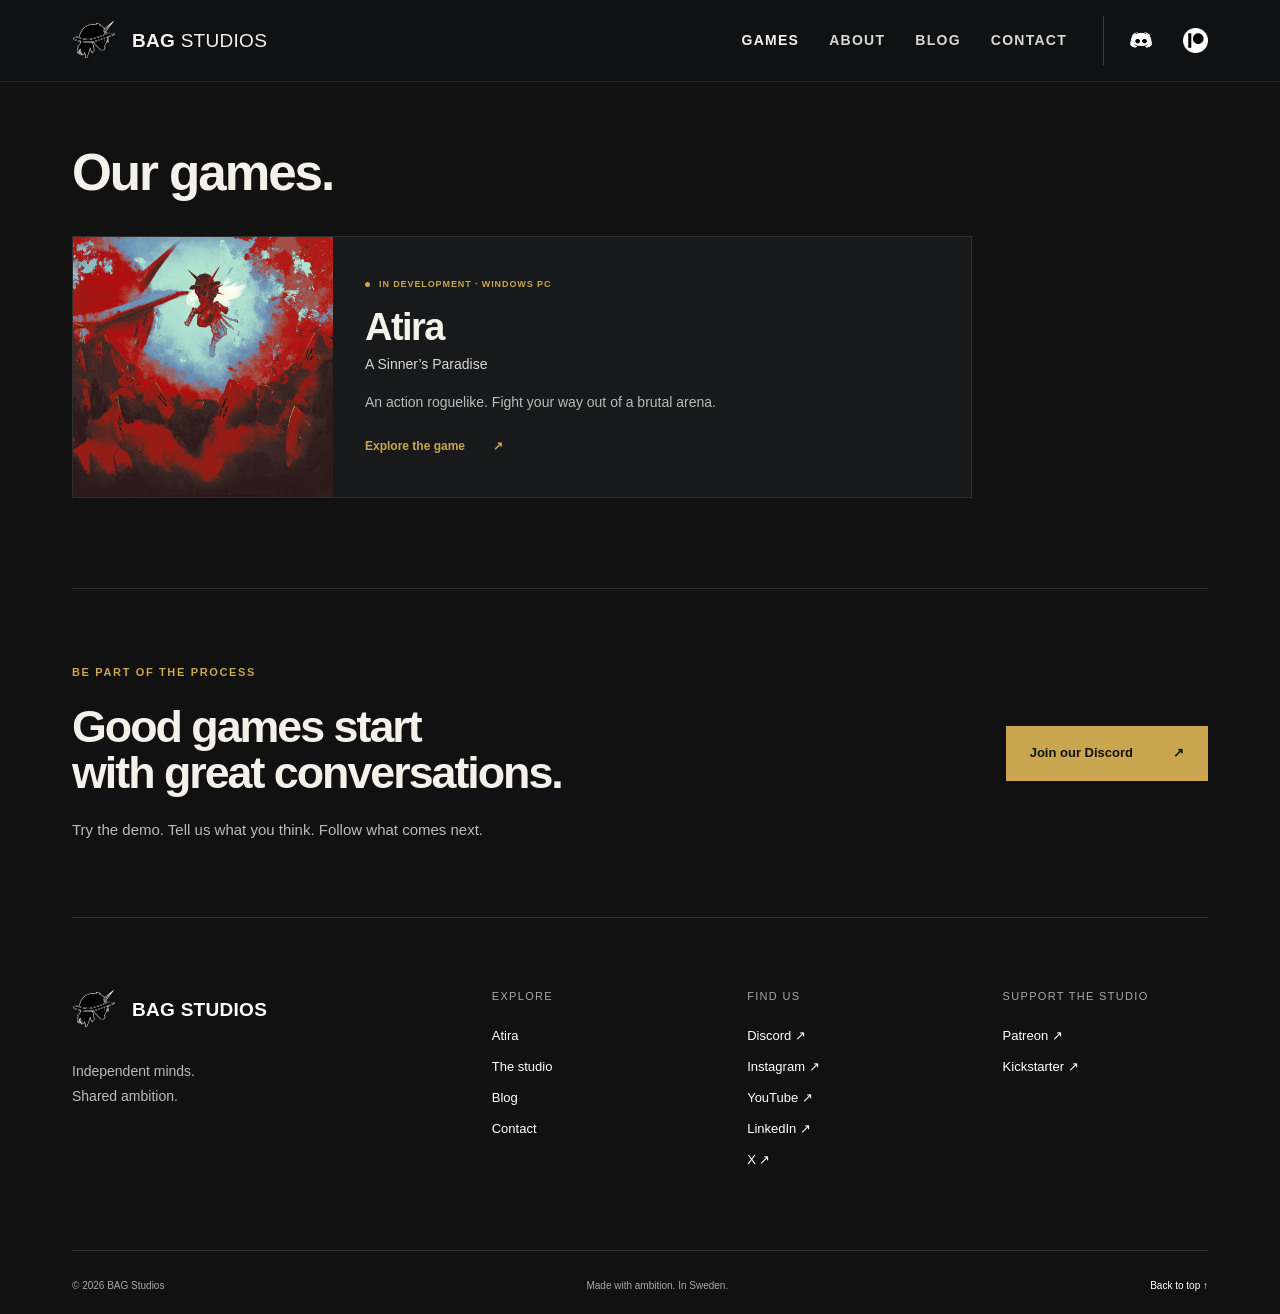
<file: games.html>
<!DOCTYPE html>
<html lang="en">



<!-- Metadata part -->
<head>

    <meta charset="UTF-8">
    <meta name="color-scheme" content="dark">
    <meta name="viewport" content="width=device-width, initial-scale=1.0">
    <title>Games - BAG Studios</title>
    <!-- Ref for css -->
    <link rel="stylesheet" href="styles.css?v=navbar-patreon-20261006">


    <meta name="description" content="Explore games by BAG Studios, including Atira: A Sinner&#39;s Paradise.">
    <link rel="canonical" href="https://boringarcadestudios.github.io/BAG-Studios/games.html">
    <link rel="icon" href="Images/Helmet-favicon.png?v=helmet-20261006" type="image/png" sizes="128x128">
    <meta property="og:type" content="website">
    <meta property="og:title" content="Games - BAG Studios">
    <meta property="og:description" content="Explore games by BAG Studios, including Atira: A Sinner&#39;s Paradise.">
    <meta property="og:url" content="https://boringarcadestudios.github.io/BAG-Studios/games.html">
    <meta property="og:image" content="https://boringarcadestudios.github.io/BAG-Studios/Images/Bannerwhite_hair.png">
    <meta property="og:site_name" content="BAG Studios">
    <meta name="twitter:card" content="summary_large_image">
    <script src="main.js?v=navbar-20261006" defer></script>
<link rel="stylesheet" href="games-design.css?v=card-lift-20261006"></head>



<!-- Website part -->
<body id="top">

    <!-- Header navbar-->
    <header class="site-header"><a class="site-brand" href="index.html" aria-label="BAG Studios home"><img src="Images/Logo.png" width="46" height="43" alt=""><span>BAG<span class="site-brand-light"> STUDIOS</span></span></a><button class="site-menu-button" type="button" aria-expanded="false" aria-controls="site-navigation">Menu <span aria-hidden="true">+</span></button><nav id="site-navigation" aria-label="Main navigation"><a href="games.html" aria-current="page">Games</a><a href="team.html">About</a><a href="blog.html">Blog</a><a href="support.html">Contact</a><a class="nav-discord" href="https://discord.gg/eYnEZs6ydY" target="_blank" rel="noopener noreferrer" aria-label="Discord"><img src="Images/DiscordIcon.png" width="24" height="24" alt=""></a><a class="nav-patreon" href="https://www.patreon.com/cw/BAGStudios1337" target="_blank" rel="noopener noreferrer" aria-label="Patreon"><img src="Images/PatreonIcon.png" width="25" height="25" alt=""></a></nav></header>



    <!-- Games section -->
    <main class="games-showcase">
    <div class="games-heading"><h1>Our games.</h1></div>
    <a class="games-feature" href="atira.html" aria-label="Explore Atira: A Sinner's Paradise">
    <div class="games-art"><img src="Images/Bannerwhite_hair.png" alt="Atira character above a red ruined city"></div>
    <div class="games-copy"><p class="games-status"><span aria-hidden="true"></span>IN DEVELOPMENT · WINDOWS PC</p><h2>Atira</h2><p class="games-subtitle">A Sinner’s Paradise</p><p class="games-description">An action roguelike. Fight your way out of a brutal arena.</p><span class="games-open">Explore the game <span aria-hidden="true">↗</span></span></div>
</a>
</main>



    <!-- Footer! -->

<section class="community wrap"><div><p class="eyebrow">BE PART OF THE PROCESS</p><h2>Good games start<br>with great conversations.</h2><p>Try the demo. Tell us what you think. Follow what comes next.</p></div><a class="button" href="https://discord.gg/eYnEZs6ydY" target="_blank" rel="noopener noreferrer">Join our Discord <span aria-hidden="true">↗</span></a></section>
<footer class="site-footer wrap"><div class="footer-top"><div><a class="brand" href="index.html"><img src="Images/Logo.png" alt="" width="48" height="44"><span>BAG STUDIOS</span></a><p>Independent minds.<br>Shared ambition.</p></div><div><h3>Explore</h3><a href="atira.html">Atira</a><a href="team.html">The studio</a><a href="blog.html">Blog</a><a href="support.html">Contact</a></div><div><h3>Find us</h3><a class="" href="https://discord.gg/eYnEZs6ydY" target="_blank" rel="noopener noreferrer">Discord <span aria-hidden="true">↗</span></a><a class="" href="https://www.instagram.com/Boring_arcade_Studios/" target="_blank" rel="noopener noreferrer">Instagram <span aria-hidden="true">↗</span></a><a class="" href="https://www.youtube.com/channel/UCSghEE8azDfws9jSogGiWvg" target="_blank" rel="noopener noreferrer">YouTube <span aria-hidden="true">↗</span></a><a class="" href="https://www.linkedin.com/company/boring-arcade-studios/" target="_blank" rel="noopener noreferrer">LinkedIn <span aria-hidden="true">↗</span></a><a class="" href="https://x.com/bag_studio84646" target="_blank" rel="noopener noreferrer">X <span aria-hidden="true">↗</span></a></div><div><h3>Support the studio</h3><a class="" href="https://www.patreon.com/cw/BAGStudios1337" target="_blank" rel="noopener noreferrer">Patreon <span aria-hidden="true">↗</span></a><a class="" href="https://www.kickstarter.com/projects/bag-studios/bag-studios-project-a" target="_blank" rel="noopener noreferrer">Kickstarter <span aria-hidden="true">↗</span></a></div></div><div class="footer-bottom"><span>© 2026 BAG Studios</span><span>Made with ambition. In Sweden.</span><a href="#top">Back to top ↑</a></div></footer>


</body>


</html>
</file>
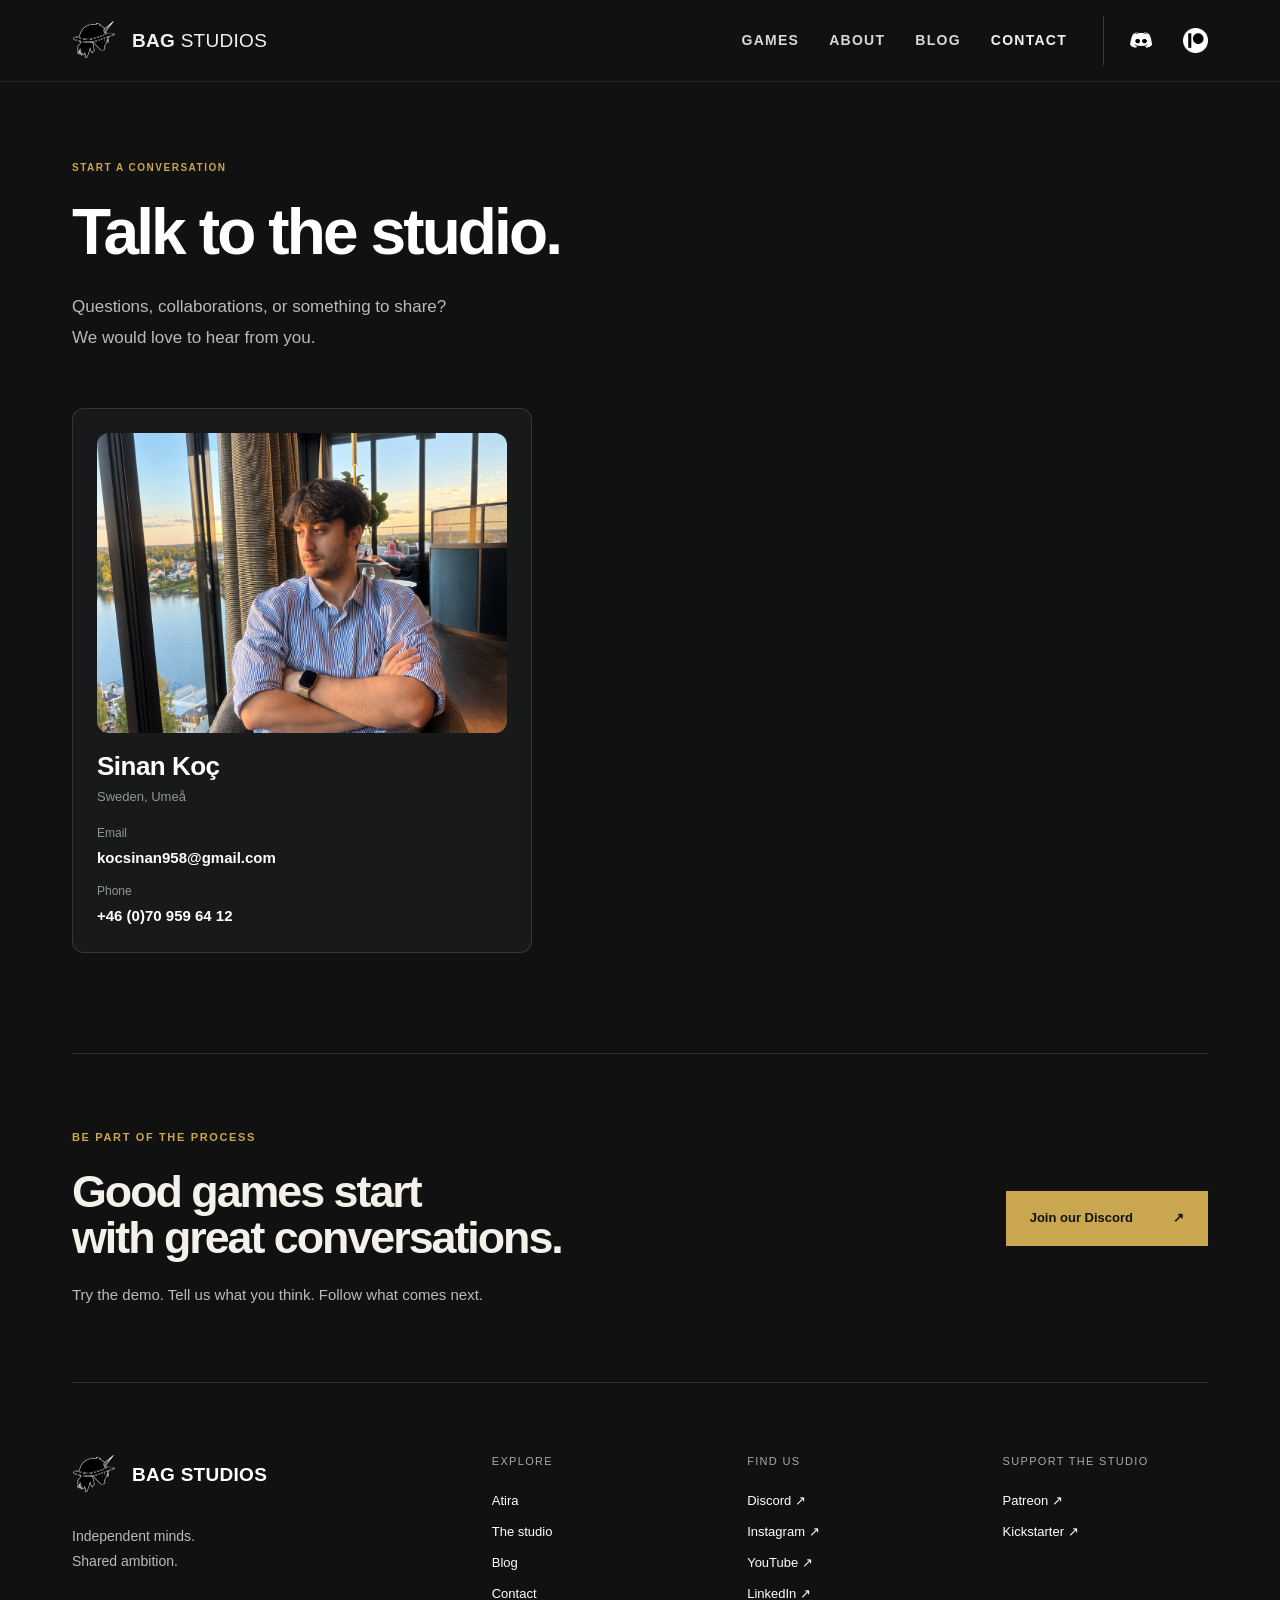
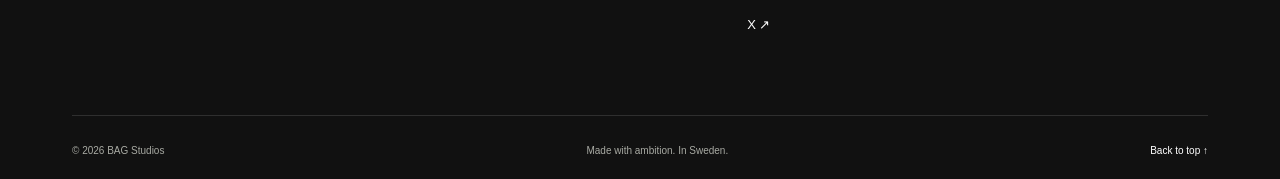
<file: support.html>
<!DOCTYPE html>
<html lang="en">



<!-- Metadata part -->
<head>
    

    <meta charset="UTF-8">
    <meta name="color-scheme" content="dark">
    <meta name="viewport" content="width=device-width, initial-scale=1.0">
    <title>Contact - BAG Studios</title>
    <!-- Ref for css -->
    <link rel="stylesheet" href="styles.css?v=navbar-patreon-20261006">
    <meta name="description" content="Contact BAG Studios, the independent game studio developing Atira: A Sinner&#39;s Paradise.">
    <link rel="canonical" href="https://boringarcadestudios.github.io/BAG-Studios/support.html">
    <link rel="icon" href="Images/Helmet-favicon.png?v=helmet-20261006" type="image/png" sizes="128x128">
    <meta property="og:type" content="website">
    <meta property="og:title" content="Contact - BAG Studios">
    <meta property="og:description" content="Contact BAG Studios, the independent game studio developing Atira: A Sinner&#39;s Paradise.">
    <meta property="og:url" content="https://boringarcadestudios.github.io/BAG-Studios/support.html">
    <meta property="og:image" content="https://boringarcadestudios.github.io/BAG-Studios/Images/Logo.png">
    <meta property="og:site_name" content="BAG Studios">
    <meta name="twitter:card" content="summary_large_image">
    <script src="main.js?v=navbar-20261006" defer></script>
<link rel="stylesheet" href="contact-design.css?v=contact-hover-underline-20261006"></head>


<!-- Webbsite part -->
<body id="top">

    <!-- Header navbar-->
     <header class="site-header"><a class="site-brand" href="index.html" aria-label="BAG Studios home"><img src="Images/Logo.png" width="46" height="43" alt=""><span>BAG<span class="site-brand-light"> STUDIOS</span></span></a><button class="site-menu-button" type="button" aria-expanded="false" aria-controls="site-navigation">Menu <span aria-hidden="true">+</span></button><nav id="site-navigation" aria-label="Main navigation"><a href="games.html">Games</a><a href="team.html">About</a><a href="blog.html">Blog</a><a href="support.html" aria-current="page">Contact</a><a class="nav-discord" href="https://discord.gg/eYnEZs6ydY" target="_blank" rel="noopener noreferrer" aria-label="Discord"><img src="Images/DiscordIcon.png" width="24" height="24" alt=""></a><a class="nav-patreon" href="https://www.patreon.com/cw/BAGStudios1337" target="_blank" rel="noopener noreferrer" aria-label="Patreon"><img src="Images/PatreonIcon.png" width="25" height="25" alt=""></a></nav></header>



    <!-- Contact section -->
<section class="contact-section contact-redesign">
    <p class="contact-eyebrow">START A CONVERSATION</p><h1>Talk to the studio.</h1>
    <p class="contact-lead">Questions, collaborations, or something to share?<br>We would love to hear from you.</p><div class="contact-layout"><article class="contact-person"><div class="contact-person-body"><img src="Images/Sinan-contact.png" alt="Sinan Koç, co-owner of BAG Studios"><h2>Sinan Koç</h2><p class="contact-person-studio">Sweden, Umeå</p><dl><div><dt>Email</dt><dd><a href="https://mail.google.com/mail/?view=cm&amp;fs=1&amp;to=kocsinan958%40gmail.com" target="_blank" rel="noopener noreferrer">kocsinan958@gmail.com</a></dd></div><div><dt>Phone</dt><dd><a href="tel:+46709596412">+46 (0)70 959 64 12</a></dd></div></dl></div></article></div>
</section>




    <!-- Footer! -->
    <section class="community wrap"><div><p class="eyebrow">BE PART OF THE PROCESS</p><h2>Good games start<br>with great conversations.</h2><p>Try the demo. Tell us what you think. Follow what comes next.</p></div><a class="button" href="https://discord.gg/eYnEZs6ydY" target="_blank" rel="noopener noreferrer">Join our Discord <span aria-hidden="true">↗</span></a></section>
<footer class="site-footer wrap"><div class="footer-top"><div><a class="brand" href="index.html"><img src="Images/Logo.png" alt="" width="48" height="44"><span>BAG STUDIOS</span></a><p>Independent minds.<br>Shared ambition.</p></div><div><h3>Explore</h3><a href="atira.html">Atira</a><a href="team.html">The studio</a><a href="blog.html">Blog</a><a href="support.html">Contact</a></div><div><h3>Find us</h3><a class="" href="https://discord.gg/eYnEZs6ydY" target="_blank" rel="noopener noreferrer">Discord <span aria-hidden="true">↗</span></a><a class="" href="https://www.instagram.com/Boring_arcade_Studios/" target="_blank" rel="noopener noreferrer">Instagram <span aria-hidden="true">↗</span></a><a class="" href="https://www.youtube.com/channel/UCSghEE8azDfws9jSogGiWvg" target="_blank" rel="noopener noreferrer">YouTube <span aria-hidden="true">↗</span></a><a class="" href="https://www.linkedin.com/company/boring-arcade-studios/" target="_blank" rel="noopener noreferrer">LinkedIn <span aria-hidden="true">↗</span></a><a class="" href="https://x.com/bag_studio84646" target="_blank" rel="noopener noreferrer">X <span aria-hidden="true">↗</span></a></div><div><h3>Support the studio</h3><a class="" href="https://www.patreon.com/cw/BAGStudios1337" target="_blank" rel="noopener noreferrer">Patreon <span aria-hidden="true">↗</span></a><a class="" href="https://www.kickstarter.com/projects/bag-studios/bag-studios-project-a" target="_blank" rel="noopener noreferrer">Kickstarter <span aria-hidden="true">↗</span></a></div></div><div class="footer-bottom"><span>© 2026 BAG Studios</span><span>Made with ambition. In Sweden.</span><a href="#top">Back to top ↑</a></div></footer>


</body>



</html>
</file>
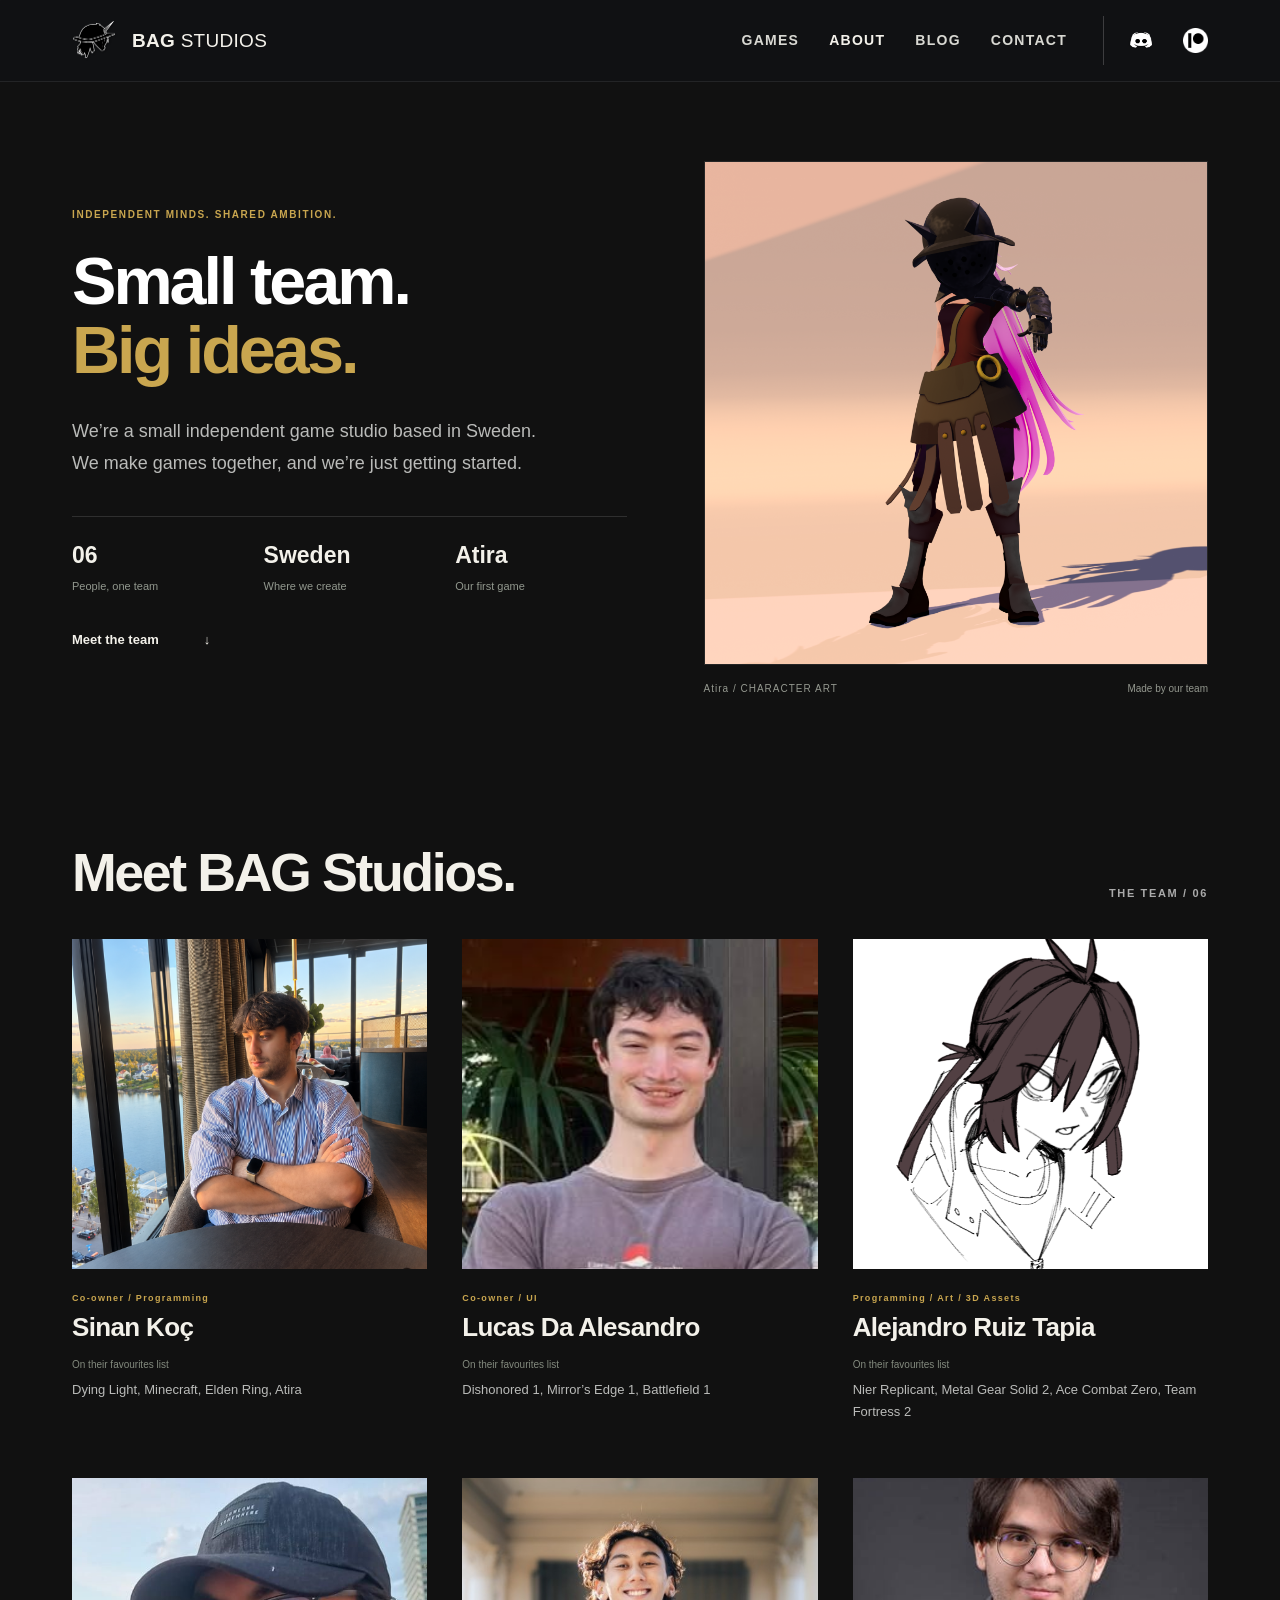
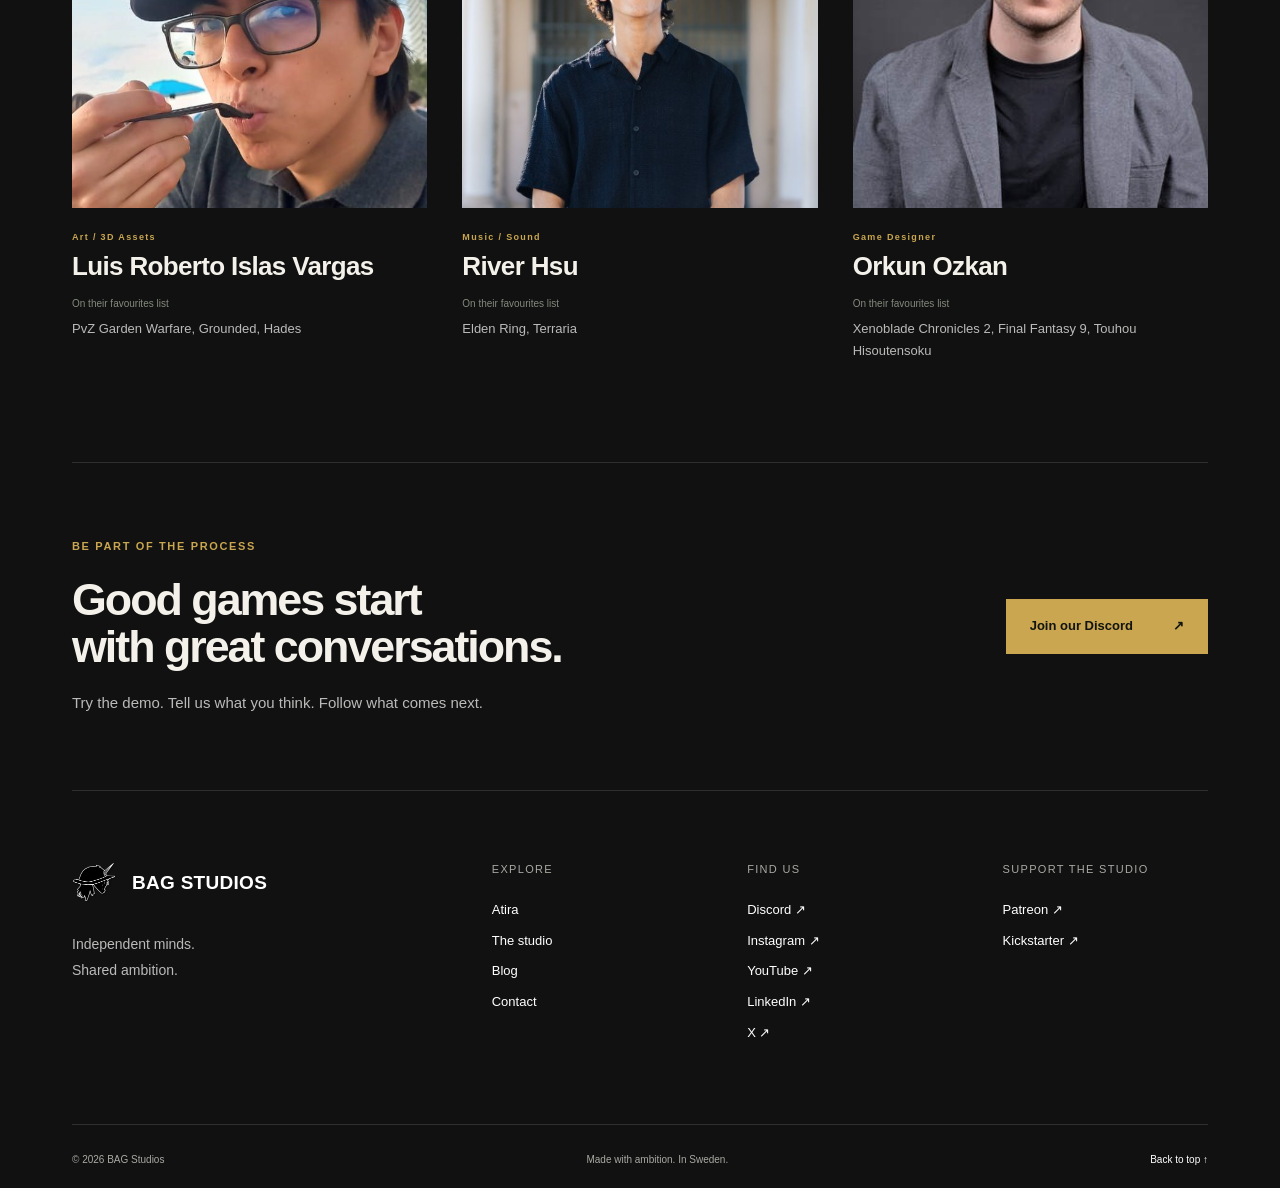
<file: team.html>
<!DOCTYPE html>
<html lang="en">



<!-- Metadata part -->
<head>

    <meta charset="UTF-8">
    <meta name="color-scheme" content="dark">
    <meta name="viewport" content="width=device-width, initial-scale=1.0">
    <title>About - BAG Studios</title>
    <!-- Ref for css -->
    <link rel="stylesheet" href="styles.css?v=navbar-patreon-20261006">



    <meta name="description" content="Meet the team behind BAG Studios and Atira: A Sinner&#39;s Paradise.">
    <link rel="canonical" href="https://boringarcadestudios.github.io/BAG-Studios/team.html">
    <link rel="icon" href="Images/Helmet-favicon.png?v=helmet-20261006" type="image/png" sizes="128x128">
    <meta property="og:type" content="website">
    <meta property="og:title" content="About - BAG Studios">
    <meta property="og:description" content="Meet the team behind BAG Studios and Atira: A Sinner&#39;s Paradise.">
    <meta property="og:url" content="https://boringarcadestudios.github.io/BAG-Studios/team.html">
    <meta property="og:image" content="https://boringarcadestudios.github.io/BAG-Studios/Images/Logo.png">
    <meta property="og:site_name" content="BAG Studios">
    <meta name="twitter:card" content="summary_large_image">
    <script src="main.js?v=navbar-20261006" defer></script>
<link rel="stylesheet" href="team-design.css?v=studio-intro-20261006">
</head>



<!-- Website part -->
<body id="top">

    <!-- Header navbar-->
    <header class="site-header"><a class="site-brand" href="index.html" aria-label="BAG Studios home"><img src="Images/Logo.png" width="46" height="43" alt=""><span>BAG<span class="site-brand-light"> STUDIOS</span></span></a><button class="site-menu-button" type="button" aria-expanded="false" aria-controls="site-navigation">Menu <span aria-hidden="true">+</span></button><nav id="site-navigation" aria-label="Main navigation"><a href="games.html">Games</a><a href="team.html" aria-current="page">About</a><a href="blog.html">Blog</a><a href="support.html">Contact</a><a class="nav-discord" href="https://discord.gg/eYnEZs6ydY" target="_blank" rel="noopener noreferrer" aria-label="Discord"><img src="Images/DiscordIcon.png" width="24" height="24" alt=""></a><a class="nav-patreon" href="https://www.patreon.com/cw/BAGStudios1337" target="_blank" rel="noopener noreferrer" aria-label="Patreon"><img src="Images/PatreonIcon.png" width="25" height="25" alt=""></a></nav></header>




    <!-- Team intro -->
    <section class="team-intro studio-intro">
    <div class="studio-intro-copy">
        <p class="studio-intro-label">INDEPENDENT MINDS. SHARED AMBITION.</p>
        <h1>Small team.<br><span>Big ideas.</span></h1>
        <p class="studio-intro-description">We’re a small independent game studio based in Sweden.<br>We make games together, and we’re just getting started.</p>
        <div class="studio-intro-details"><div><strong>06</strong><span>People, one team</span></div><div><strong>Sweden</strong><span>Where we create</span></div><div><strong>Atira</strong><span>Our first game</span></div></div>
        <a class="studio-intro-link" href="#studio-team">Meet the team <span aria-hidden="true">↓</span></a>
    </div>
    <figure class="studio-intro-art"><img src="Images/Chain.png" alt="Atira character with a dark hat and pink hair"><figcaption><span>Atira / CHARACTER ART</span><span>Made by our team</span></figcaption></figure>
</section>



    <!-- Team cards -->
    <section class="studio-team wrap" id="studio-team"><div class="section-top"><h2>Meet BAG Studios.</h2><span class="meta">THE TEAM / 06</span></div><div class="studio-grid"><article class="member"><div class="member-photo"><img src="Images/Sinan-contact.png" alt="Sinan Koç" loading="lazy"></div><p class="eyebrow">Co-owner / Programming</p><h3>Sinan Koç</h3><p class="member-games"><span>On their favourites list</span>Dying Light, Minecraft, Elden Ring, Atira</p></article><article class="member"><div class="member-photo"><img src="Images/Lucas.jpg" alt="Lucas Da Alesandro" loading="lazy"></div><p class="eyebrow">Co-owner / UI</p><h3>Lucas Da Alesandro</h3><p class="member-games"><span>On their favourites list</span>Dishonored 1, Mirror’s Edge 1, Battlefield 1</p></article><article class="member"><div class="member-photo"><img src="Images/SimpleDaredevil.png" alt="Alejandro Ruiz Tapia" loading="lazy"></div><p class="eyebrow">Programming / Art / 3D Assets</p><h3>Alejandro Ruiz Tapia</h3><p class="member-games"><span>On their favourites list</span>Nier Replicant, Metal Gear Solid 2, Ace Combat Zero, Team Fortress 2</p></article><article class="member"><div class="member-photo"><img src="Images/Luis.jpg" alt="Luis Roberto Islas Vargas" loading="lazy"></div><p class="eyebrow">Art / 3D Assets</p><h3>Luis Roberto Islas Vargas</h3><p class="member-games"><span>On their favourites list</span>PvZ Garden Warfare, Grounded, Hades</p></article><article class="member"><div class="member-photo"><img src="Images/River Hsu.jpg" alt="River Hsu" loading="lazy"></div><p class="eyebrow">Music / Sound</p><h3>River Hsu</h3><p class="member-games"><span>On their favourites list</span>Elden Ring, Terraria</p></article><article class="member"><div class="member-photo"><img src="Images/Orkun.jpeg" alt="Orkun Ozkan" loading="lazy"></div><p class="eyebrow">Game Designer</p><h3>Orkun Ozkan</h3><p class="member-games"><span>On their favourites list</span>Xenoblade Chronicles 2, Final Fantasy 9, Touhou Hisoutensoku</p></article></div></section>



    <!-- Footer! -->
    <section class="community wrap"><div><p class="eyebrow">BE PART OF THE PROCESS</p><h2>Good games start<br>with great conversations.</h2><p>Try the demo. Tell us what you think. Follow what comes next.</p></div><a class="button" href="https://discord.gg/eYnEZs6ydY" target="_blank" rel="noopener noreferrer">Join our Discord <span aria-hidden="true">↗</span></a></section>
<footer class="site-footer wrap"><div class="footer-top"><div><a class="brand" href="index.html"><img src="Images/Logo.png" alt="" width="48" height="44"><span>BAG STUDIOS</span></a><p>Independent minds.<br>Shared ambition.</p></div><div><h3>Explore</h3><a href="atira.html">Atira</a><a href="team.html">The studio</a><a href="blog.html">Blog</a><a href="support.html">Contact</a></div><div><h3>Find us</h3><a class="" href="https://discord.gg/eYnEZs6ydY" target="_blank" rel="noopener noreferrer">Discord <span aria-hidden="true">↗</span></a><a class="" href="https://www.instagram.com/Boring_arcade_Studios/" target="_blank" rel="noopener noreferrer">Instagram <span aria-hidden="true">↗</span></a><a class="" href="https://www.youtube.com/channel/UCSghEE8azDfws9jSogGiWvg" target="_blank" rel="noopener noreferrer">YouTube <span aria-hidden="true">↗</span></a><a class="" href="https://www.linkedin.com/company/boring-arcade-studios/" target="_blank" rel="noopener noreferrer">LinkedIn <span aria-hidden="true">↗</span></a><a class="" href="https://x.com/bag_studio84646" target="_blank" rel="noopener noreferrer">X <span aria-hidden="true">↗</span></a></div><div><h3>Support the studio</h3><a class="" href="https://www.patreon.com/cw/BAGStudios1337" target="_blank" rel="noopener noreferrer">Patreon <span aria-hidden="true">↗</span></a><a class="" href="https://www.kickstarter.com/projects/bag-studios/bag-studios-project-a" target="_blank" rel="noopener noreferrer">Kickstarter <span aria-hidden="true">↗</span></a></div></div><div class="footer-bottom"><span>© 2026 BAG Studios</span><span>Made with ambition. In Sweden.</span><a href="#top">Back to top ↑</a></div></footer>

</body>


</html>
</file>
<file: styles.css>
/* Global settings */
* {
    margin: 0;
    padding: 0;
    box-sizing: border-box;
}

/* Main colors on website */
:root{
    color-scheme: dark;

    --base-color: #111;
    --alt-color: #181818;
    --text-color: #ffffff;
    --cardtop-color: #2a2a2a;
    --header-color: #181818d5;
    --header-select-color: #333333e5;

}

.social-icon svg {
    fill: var(--text-color);
}

body {
    background-color: var(--base-color);


    color: var(--text-color);
    font-family: Arial, Helvetica, sans-serif;
}



img {
    max-width: 100%;
    display: block;
}

a {
    color: var(--text-color);
    text-decoration: none;
}



/* Header navbar */
.logo-nav {
    display: flex;
    align-items: center;
    gap: 20px;
}

.logo {
    width: 80px;
    height: auto;
}

.logo-nav h1 {
    font-size: 36px;
    letter-spacing: 2px;
}


.navbar {
    width: 100%;
    height: 90px;
    background-color: var(--header-color);
    backdrop-filter: blur(10px);
    display: flex;
    justify-content: space-between;
    align-items: center;
    padding: 0 8%;
    position: fixed;
    top: 0;
    z-index: 100;
}


.nav-links {
    height: 100%;
    display: flex;
    align-items: stretch;
    gap: 0;
}

.nav-links a {
    height: 100%;
    display: flex;
    align-items: center;
    padding: 0 18px;
    font-size: 22px;
    transition: 0.2s;
    color: var(--text-color);
}

.nav-links a.active {
    background-color: var(--header-select-color);
    color: var(--text-color);
    border-bottom: 3px solid #c9a64f;
}

.nav-links a.active:hover {
    background-color: var(--header-select-color);
    
    
}


.nav-links a:hover {
    color: var(--text-color);
    background-color: #3333338a;
    
}





.nav-icon {
  width: 28px;
  height: 28px;
  object-fit: contain;
}



.nav-links a.social-icon:hover {
    background-color: transparent;
}

/* Home page----------------------------------------------------------------- */
/* Big hero pic */
.hero {
    height: 91vh;
    background-image: url("Images/Aelina_chains_image.png");
    background-size: cover;
    background-position: center 20%;
    display: flex;
    justify-content: center;
    align-items: flex-end;
    padding-bottom: 80px;
    margin-top: 90px;
}

.hero-content h2 {
    font-size: 60px;
    text-align: center;
    color: #ffffff;
    text-shadow: 0 5px 10px black;
    letter-spacing: 2px;
}

/* Placeholder trailer */
/* Trailer section */
.trailer-section {
    padding: 80px 8%;
    text-align: center;
    border-top: 1px solid rgba(255, 255, 255, 0.04);
    border-bottom: 1px solid rgba(255, 255, 255, 0.04);
}

.trailer-section h2 {
    font-size: 36px;
    margin-bottom: 30px;
}

.videoplayer {
    max-width: 1200px;
    margin: 0 auto 30px;
    box-shadow: 0 0 50px rgba(0, 0, 0, 0.562);

}

.videoplayer iframe {
    width: 100%;
    aspect-ratio: 16 / 9;
    display: block;
    border: 1px solid #222;
    background-color: black;
}

.trailer-section p {
    font-size: 22px;
}

/* Display part */
.info,
.reverse {
    padding: 70px 8%;
    display: grid;
    grid-template-columns: 1fr 1fr;
    gap: 60px;
    align-items: start;
    /* DEM NYA BORDER PÅ TOPPEN OCH BOTTEN AV VARJE SEKTION */ 
    border-top: 1px solid rgba(255, 255, 255, 0.04);
    border-bottom: 1px solid rgba(255, 255, 255, 0.04);
}

.info img,
.reverse img {
    width: 100%;
    height: 420px;
    object-fit: cover;
    object-position: center top;
}

.info img[src="Images/Arena_art.png"] {
    object-position: center bottom;
}

.info h2,
.reverse h2 {
    font-size: 38px;
    margin-bottom: 30px;
}

.info p,
.reverse p {
    font-size: 23px;
    line-height: 1.4;
}

.reverse {
    text-align: right;
}


/* Team page ------------------------------------------*/


.team-intro {
    padding: 160px 8% 80px;
    display: grid;
    grid-template-columns: 1fr 1fr;
    gap: 70px;
    align-items: start;
    border-top: 1px solid rgba(255, 255, 255, 0.04);
    border-bottom: 1px solid rgba(255, 255, 255, 0.04);
}

.team-intro h2 {
    font-size: 38px;
    margin-bottom: 25px;
}

.team-intro p {
    font-size: 24px;
    line-height: 1.35;
}

.team-intro img {
    width: 100%;
    max-height: 520px;
    object-fit: contain;
}



.team-section {
    padding: 80px 8%;
    border-top: 1px solid rgba(255, 255, 255, 0.04);
    border-bottom: 1px solid rgba(255, 255, 255, 0.04);
    text-align: center;
}

.team-section h2 {
    font-size: 38px;
    margin-bottom: 45px;
}

.team-grid {
    display: grid;
    grid-template-columns: repeat(3, 1fr);
    gap: 70px;
}

.team-card {
    position: relative;
    overflow: hidden;
    background-color: var(--alt-color);
    border: 1px solid #777;
    border-radius: 12px;
    padding: 120px 28px 35px;
    min-height: 390px;
    text-align: center;
}

/* Grå delen högst upp */
.team-card::before {
    content: "";
    position: absolute;
    top: 0;
    left: 0;
    width: 100%;
    height: 120px;
    background-color: var(--cardtop-color);
    z-index: 0;
}


.team-card img {
    width: 200px;
    height: 200px;
    object-fit: cover;
    border-radius: 50%;
    border: 12px solid var(--alt-color);
    background-color: #1b1b1b;

    position: relative;
    z-index: 1;

    margin: -75px auto 20px;
}


.team-card h3 {
    font-size: 32px;
    color: #c9a64f;
    margin-bottom: 20px;
    
}


.team-card h4 {
    font-size: 22px;
    font-weight: normal;
    margin-bottom: 45px;
}


.team-card p {
    font-size: 17px;
    text-align: left;
}


/* Games page ---------------------------------------------*/
.games-section {
    min-height: 850px;
    padding: 160px 8% 100px;
    border-top: 1px solid rgba(255, 255, 255, 0.04);
    border-bottom: 1px solid rgba(255, 255, 255, 0.04);
}

.games-section h2 {
    font-size: 38px;
    text-align: center;
    margin-bottom: 65px;
}

.games-grid {
    display: grid;
    grid-template-columns: repeat(3, 1fr);
    gap: 70px;
}

.game-card {
    width: 100%;
    max-width: 330px;
    color: var(--text-color);
    text-align: center;
    transition: 0.2s;
}

.game-card img {
    width: 100%;
    height: 280px;
    object-fit: cover;
    margin-bottom: 30px;
}

.game-card h3 {
    font-size: 24px;
    font-weight: normal;
}

.game-card:hover {
    transform: translateY(-6px);
}

.game-card:hover h3 {
    color: #c9a64f;
}




/* Support */

.contact-section {
    min-height: 750px;
    padding: 170px 8% 100px;
    text-align: center;
}

.contact-section h1 {
    font-size: 48px;
    margin-bottom: 20px;
}

.contact-section p {
    font-size: 22px;
    margin-bottom: 45px;
}

.contact-form {
    max-width: 700px;
    margin: 0 auto;
    background-color: var(--alt-color);
    padding: 40px;
    border-radius: 12px;
    border: 1px solid #444;
    display: flex;
    flex-direction: column;
    gap: 18px;
    text-align: left;
}

.contact-form label {
    font-size: 18px;
}

.contact-form input,
.contact-form textarea {
    width: 100%;
    padding: 14px;
    font-size: 18px;
    border: 1px solid #555;
    border-radius: 6px;
    background-color: var(--base-color);
    color: var(--text-color);
}

.contact-form textarea {
    min-height: 180px;
    resize: vertical;
}

.contact-form button,
.contact-button {
    margin-top: 10px;
    padding: 15px 25px;
    font-size: 20px;
    background-color: #c9a64f;
    color: #111;
    border: none;
    border-radius: 6px;
    cursor: pointer;
    text-align: center;
}

.contact-form button:hover,
.contact-button:hover {
    background-color: #e0bd5f;
}






/* Footern */
.footer {
    background-color: var(--alt-color);
    padding: 70px 8%;
    display: flex;
    justify-content: space-between;
    gap: 40px;
}

.footer h2 {
    font-size: 36px;
    margin-bottom: 25px;
}

.footer p {
    margin-bottom: 15px;
}

.footer-links {
    display: flex;
    gap: 50px;
}

.footer-links h3 {
    font-size: 22px;
    margin-bottom: 20px;
}

.footer-links a {
    display: block;
    margin-bottom: 15px;
    color: var(--text-color);
}

.footer-links a:hover {
    color: #c9a64f;
}







/* Responsivitet */
@media (max-width: 900px) {

.navbar {
    min-height: 70px;
    height: auto;
    padding: 8px 12px;

    display: flex;
    flex-direction: row;
    justify-content: space-between;
    align-items: center;

    position: fixed;
    top: 0;
    left: 0;
    width: 100%;
    z-index: 100;
}

.logo-nav {
    gap: 8px;
    flex-shrink: 0;
}

.logo {
    width: 45px;
}

.logo-nav h1 {
    font-size: 20px;
    letter-spacing: 1px;
}

.nav-links {
    height: auto;
    display: flex;
    flex-wrap: wrap;
    justify-content: flex-end;
    align-items: center;
    gap: 4px;
}

.nav-links a {
    height: 42px;
    padding: 0 8px;
    font-size: 16px;
}

.nav-icon,
.social-icon svg {
    width: 24px;
    height: 24px;
}

.hero {
    margin-top: 70px;
    height: 70vh;
}

.hero-content h2 {
    font-size: 40px;
}

.info,
.reverse {
    grid-template-columns: 1fr;
}

.reverse {
    text-align: left;
}

.team-intro {
    grid-template-columns: 1fr;
    padding: 110px 8% 80px;
}

.team-grid {
    grid-template-columns: 1fr;
    gap: 40px;
}

.footer {
    flex-direction: column;
}

.footer-links {
    flex-direction: column;
    gap: 30px;
}

.games-section {
    padding: 110px 8% 80px;
}

.games-grid {
    grid-template-columns: 1fr;
    gap: 40px;
}

.game-card {
    max-width: 100%;
}


.contact-section {
    padding: 130px 8% 80px;
}

.contact-section h1 {
    font-size: 38px;
}

.contact-form {
    padding: 25px;
}

}
/* Game details and studio blog */
.editorial-page { max-width: 1200px; margin: 90px auto 0; padding: 70px 5% 90px; }
.editorial-page h2 { font-size: clamp(30px, 4vw, 48px); line-height: 1.12; margin-bottom: 24px; }
.editorial-page h3 { font-size: 24px; margin-bottom: 14px; }
.editorial-page p { line-height: 1.75; margin-bottom: 20px; }
.editorial-page .eyebrow { color: #c9a64f; font-size: 13px; font-weight: bold; letter-spacing: 1.4px; text-transform: uppercase; }
.editorial-page .lead { font-size: 20px; }
.game-intro { display: grid; grid-template-columns: 1.15fr 1fr; gap: 48px; align-items: center; }
.game-intro img { width: 100%; border-radius: 10px; }
.page-actions { display: flex; flex-wrap: wrap; gap: 12px; margin: 28px 0; }
.page-button { background: #c9a64f; color: #111; padding: 14px 20px; border: 1px solid #c9a64f; border-radius: 5px; font-weight: bold; }
.page-button.secondary { color: var(--text-color); background: transparent; border-color: var(--cardtop-color); }
.page-button:hover { filter: brightness(1.15); }
.article-section { margin-top: 70px; }
.feature-grid { display: grid; grid-template-columns: repeat(3, 1fr); gap: 24px; margin-top: 32px; }
.feature-grid > div { background: var(--alt-color); padding: 26px; border-radius: 8px; }
.showcase-video { width: 100%; aspect-ratio: 16 / 9; border: 0; border-radius: 8px; }
.blog-page { max-width: 1040px; }
.blog-heading { margin-bottom: 60px; border-bottom: 1px solid var(--cardtop-color); padding-bottom: 30px; }
.event-article figure { margin: 36px 0; }
.event-article figure img { width: 100%; max-height: 650px; object-fit: contain; background: var(--alt-color); border-radius: 8px; }
.event-article figcaption { font-size: 14px; line-height: 1.6; margin-top: 12px; opacity: .75; }
.article-copy { max-width: 750px; margin: 40px auto; }
@media (max-width: 1100px) { .navbar { padding: 0 3%; } .logo-nav h1 { font-size: 26px; } .nav-links a { padding: 0 12px; font-size: 18px; } }
@media (max-width: 700px) {
    .navbar { height: auto; min-height: 90px; flex-wrap: wrap; justify-content: center; padding: 10px 12px 0; }
    .logo-nav { justify-content: center; } .logo-nav h1 { font-size: 24px; }
    .nav-links { width: 100%; height: 48px; justify-content: center; }
    .nav-links a { padding: 0 10px; font-size: 16px; } .nav-links .social-icon { display: none; }
    .editorial-page { margin-top: 120px; padding-top: 40px; }
    .game-intro, .feature-grid { grid-template-columns: 1fr; } .game-intro { gap: 28px; }
    .article-section { margin-top: 45px; } .blog-heading { margin-bottom: 40px; }
    .hero { margin-top: 120px; } .games-section { padding-top: 160px; }
}
/* News archive: compact previews link to separate articles */
.news-archive { margin-top: 90px; min-height: 72vh; background: #111; color: #fff; position: relative; overflow: hidden; }
.news-shell { max-width: 1280px; margin: auto; padding: 90px 5% 110px; position: relative; }
.news-title { font-size: clamp(42px, 5vw, 64px); font-weight: 700; letter-spacing: -1.5px; margin: 0 0 90px; }
.news-grid { display: grid; grid-template-columns: repeat(3, minmax(0, 1fr)); gap: 28px; align-items: start; }
.news-meta { display: flex; justify-content: space-between; gap: 12px; padding: 0 8px 10px; font-size: 12px; line-height: 1.4; text-transform: uppercase; }
.news-meta time { white-space: nowrap; }
.news-card { display: flex; flex-direction: column; padding: 28px 24px; min-height: 420px; background: #202126; color: #fff; border-radius: 8px; transition: transform .2s, box-shadow .2s; }
.news-card:hover { transform: translateY(-5px); box-shadow: 0 14px 30px #0002; }
.news-card:focus-visible { outline: 3px solid #c9a64f; outline-offset: 5px; }
.news-card h3 { font-size: 26px; line-height: 1.2; text-align: center; min-height: 94px; display: flex; align-items: center; justify-content: center; margin-bottom: 24px; }
.news-card img { width: 100%; aspect-ratio: 4 / 3; object-fit: cover; margin-bottom: 24px; }
.news-card p { line-height: 1.6; font-size: 16px; margin: 0 0 24px; }
.news-read { display: flex; justify-content: space-between; font-size: 14px; color: #e1c57b; margin-top: auto; font-weight: bold; }
.article-back { display: inline-block; margin-bottom: 38px; color: #c9a64f; }
@media (max-width: 1000px) { .news-grid { grid-template-columns: repeat(2, minmax(0, 1fr)); } }
@media (max-width: 700px) { .news-archive { margin-top: 120px; } .news-shell { padding: 50px 6% 70px; } .news-title { margin-bottom: 45px; } .news-grid { grid-template-columns: 1fr; } .news-card h3 { min-height: 0; } }
/* Home navbar overlays the hero and clears at the top of the page. */
.home-page .navbar { transition: background-color .2s ease; }
.home-page.navbar-at-top .navbar { background: transparent; backdrop-filter: none; }
.home-page.navbar-at-top .nav-links a.active { background: transparent; border-bottom-color: transparent; }
.home-page.navbar-at-top .logo-nav h1,
.home-page.navbar-at-top .nav-links a { color: #fff; text-shadow: 0 1px 5px #0009; }
.home-page.navbar-at-top .social-icon svg { fill: #fff; }
.home-page .hero { margin-top: 0; height: calc(91vh + 90px); }
@media (max-width: 700px) { .home-page .hero { height: calc(91vh + 120px); } }
@media (prefers-reduced-motion: reduce) { .home-page .navbar { transition: none; } }
/* Preview-approved navigation. Scoped to the header only. */
.site-header { position: fixed; inset: 0 0 auto; z-index: 100; display: flex; align-items: center; justify-content: space-between; padding: 16px 56px; background: rgba(17,18,20,.96); border-bottom: 1px solid #ffffff14; backdrop-filter: blur(12px); transition: background .2s, padding .2s; }
.site-brand { display: flex; align-items: center; gap: 14px; color: #f3f1ea; font: 750 19px/1 Arial, sans-serif; letter-spacing: .015em; }
.site-brand img { width: 46px; height: 43px; object-fit: contain; }
.site-brand-light { font-weight: 400; }
.site-header nav { display: flex; align-items: center; gap: 34px; font: 16px/1.6 Arial, sans-serif; }
.site-header nav a { padding: 10px 0; color: #ddd; transition: color .2s; }
.site-header nav a:hover, .site-header nav a[aria-current] { color: #c9a64f; }
.site-menu-button { display: none; }
.home-page.navbar-at-top .site-header:not(.menu-open) { background: transparent; border-bottom-color: transparent; backdrop-filter: none; padding-block: 16px; }
.site-header a:focus-visible, .site-menu-button:focus-visible { outline: 2px solid #c9a64f; outline-offset: 6px; }
@media(max-width:1100px) { .site-header { padding-inline: 32px; } .site-header nav { gap: 22px; } }
@media(max-width:760px) {
    .site-header, .home-page.navbar-at-top .site-header:not(.menu-open) { padding: 14px 20px; }
    .site-brand { font-size: 16px; gap: 10px; }
    .site-brand img { width: 38px; height: 35px; }
    .site-menu-button { display: flex; gap: 25px; align-items: center; background: transparent; border: 1px solid #ffffff30; color: #eee; padding: 9px 12px; font: 12px/1.6 Arial, sans-serif; cursor: pointer; }
    .site-menu-button span { font-size: 18px; line-height: 1; }
    .site-header nav { display: none; position: absolute; top: 64px; left: 0; right: 0; padding: 30px 20px; background: #111214; border-bottom: 1px solid #ffffff25; flex-direction: column; gap: 10px; align-items: stretch; }
    .site-header nav.open { display: flex; }
    .site-header nav a { font-size: 20px; padding: 14px 0; }
    .site-header.menu-open { background: #111214; }
}
@media(prefers-reduced-motion:reduce) { .site-header, .site-header nav a { transition: none; } }
/* Home title and artwork treatment approved from the preview. */
.home-page .hero {
    justify-content: flex-start;
    align-items: center;
    padding: 0 56px;
    background-image: linear-gradient(90deg, rgba(12,13,14,.95) 0%, rgba(12,13,14,.78) 30%, rgba(12,13,14,.12) 66%, transparent 100%), linear-gradient(0deg, #111 0%, transparent 30%), url("Images/Aelina_chains_image.png");
}
.home-page .hero-content { width: min(760px, 56vw); }
.home-page .hero-content h2 {
    font-size: clamp(48px, 5.9vw, 84px);
    line-height: 1.08;
    text-align: left;
    letter-spacing: -.045em;
    text-shadow: none;
}
@media(max-width:1100px) { .home-page .hero { padding-inline: 32px; } }
@media(max-width:760px) {
    .home-page .hero { padding-inline: 20px; background-position: 61% center; }
    .home-page .hero-content { width: 100%; }
    .home-page .hero-content h2 { font-size: clamp(40px, 10.5vw, 60px); }
}
.site-header nav .nav-discord { display: flex; align-items: center; }
.site-header .nav-discord img { width: 28px; height: 28px; object-fit: contain; }
.site-header .nav-discord:hover img { opacity: .75; }
/* Intro and actions below the Home title. */
.home-page .hero-intro { margin-top: 30px; color: #d0d0c9; font-size: 18px; line-height: 1.65; max-width: 520px; }
.home-page .hero-actions { display: flex; align-items: center; flex-wrap: wrap; gap: 28px; margin-top: 35px; }
.home-page .hero-actions a { display: inline-flex; align-items: center; justify-content: space-between; gap: 40px; font-size: 13px; font-weight: 700; line-height: 1.7; }
.home-page .hero-discover { background: #c9a64f; color: #111; border: 1px solid #c9a64f; padding: 16px 23px; transition: background .2s; }
.home-page .hero-discover:hover { background: #e0bb68; }
.home-page .hero-watch { color: #f3f1ea; padding: 12px 0; }
.home-page .hero-watch:hover { color: #c9a64f; }
.home-page .hero-actions a:focus-visible { outline: 2px solid #c9a64f; outline-offset: 6px; }
#official-trailer { scroll-margin-top: 85px; }
@media(max-width:760px) {
    .home-page .hero-intro { font-size: 16px; margin-top: 26px; }
    .home-page .hero-desktop-break { display: none; }
    .home-page .hero-actions { flex-direction: column; align-items: flex-start; gap: 18px; margin-top: 27px; }
}
@media(prefers-reduced-motion:reduce) { .home-page .hero-discover { transition: none; } }
/* Shared page gutters: all outer content aligns with the navigation. */
:root { --site-gutter: max(72px, calc((100vw - 1280px) / 2)); }
.site-header,
.home-page .hero,
.trailer-section,
.info,
.reverse,
.team-intro,
.team-section,
.games-section,
.contact-section,
.footer,
.editorial-page,
.news-shell { padding-inline: var(--site-gutter); }
.editorial-page, .news-shell { max-width: none; width: 100%; margin-inline: 0; }
.site-header nav { flex-shrink: 0; }
@media(max-width:1100px) { :root { --site-gutter: 40px; } }
@media(max-width:760px) {
    :root { --site-gutter: 24px; }
    .site-header, .home-page.navbar-at-top .site-header:not(.menu-open), .site-header nav { padding-inline: var(--site-gutter); }
}

/* Navigation style matched to the approved reference. */
.site-header nav { gap: 30px; font-size: 14px; font-weight: 700; letter-spacing: .09em; text-transform: uppercase; }
.site-header nav a { position: relative; padding: 12px 0; color: #d8d8d2; }
.site-header nav a:not(.nav-discord):not(.nav-patreon)::after { content: ''; position: absolute; left: 0; right: 0; bottom: 4px; height: 2px; background: #c9a64f; transform: scaleX(0); transform-origin: left; transition: transform .2s; }
.site-header nav a:not(.nav-discord):not(.nav-patreon):hover::after, .site-header nav a[aria-current]::after { transform: scaleX(1); }
.site-header nav a[aria-current] { color: #f3f1ea; }
.site-header .nav-discord { margin-left: 6px; padding-left: 24px; border-left: 1px solid #ffffff30; }
.site-header .nav-discord img { width: 25px; height: 25px; }
@media(max-width:1100px) { .site-header nav { gap: 23px; } }
@media(max-width:760px) {
 .site-header nav { gap: 6px; }
 .site-header nav a { font-size: 17px; padding: 15px 0; }
 .site-header nav a:not(.nav-discord):not(.nav-patreon)::after { right: auto; width: 30px; bottom: 8px; }
 .site-header .nav-discord { margin-left: 0; padding: 20px 0 8px; border-left: 0; border-top: 1px solid #ffffff20; margin-top: 14px; }
}
@media(prefers-reduced-motion:reduce) { .site-header nav a::after { transition: none; } }

/* Shared community invitation and footer, matched to the approved preview. */
.community.wrap, .site-footer.wrap { width: calc(100% - 2 * var(--site-gutter)); margin-inline: auto; color: #f3f1ea; }
.community { border-top: 1px solid #ffffff20; border-bottom: 1px solid #ffffff20; padding: 75px 0; display: flex; align-items: center; justify-content: space-between; gap: 40px; }
.community .eyebrow { font: 700 11px/1.5 Arial,sans-serif; letter-spacing: .15em; color: #c9a64f; }
.community h2 { font: 650 clamp(32px,3.5vw,50px)/1.04 Bahnschrift,Arial,sans-serif; letter-spacing: -.045em; margin: 22px 0; }
.community p:not(.eyebrow) { font: 15px/1.6 Arial,sans-serif; color: #babbb9; }
.community .button { display: inline-flex; align-items: center; justify-content: space-between; gap: 40px; background: #c9a64f; border: 1px solid #c9a64f; color: #121410; padding: 16px 23px; font: 700 13px/1.6 Arial,sans-serif; white-space: nowrap; transition: background .2s,transform .2s; }
.community .button:hover { background: #e0bb68; transform: translateY(-2px); }
.site-footer { padding-top: 70px; }
.site-footer .brand { display: flex; align-items: center; gap: 14px; font: 750 19px/1 Arial,sans-serif; letter-spacing: .015em; }
.site-footer .brand img { width: 46px; height: 43px; object-fit: contain; }
.site-footer .footer-top { display: grid; grid-template-columns: 1.8fr 1fr 1fr 1fr; gap: 50px; }
.site-footer .footer-top p { margin-top: 28px; font: 14px/1.8 Arial,sans-serif; color: #babbb9; }
.site-footer .footer-top h3 { font: 11px/1.5 Arial,sans-serif; letter-spacing: .12em; text-transform: uppercase; color: #a8aaa3; margin-bottom: 22px; }
.site-footer .footer-top > div > a:not(.brand) { display: block; width: fit-content; font: 13px/1.6 Arial,sans-serif; margin-bottom: 10px; }
.site-footer a:hover { color: #c9a64f; }
.site-footer .footer-bottom { margin-top: 70px; border-top: 1px solid #ffffff20; padding: 27px 0 20px; display: flex; justify-content: space-between; align-items: center; font: 10px/1.6 Arial,sans-serif; color: #a8aaa3; }
.community a:focus-visible, .site-footer a:focus-visible { outline: 2px solid #c9a64f; outline-offset: 6px; }
@media(max-width:1100px) { .site-footer .footer-top { gap: 30px; } }
@media(max-width:760px) {
 .community { flex-direction: column; align-items: flex-start; padding: 55px 0; gap: 26px; }
 .community h2 { font-size: 36px; }
 .site-footer { padding-top: 50px; }
 .site-footer .footer-top { grid-template-columns: 1fr 1fr; gap: 35px 25px; }
 .site-footer .footer-top > div:first-child { grid-column: 1 / 3; }
 .site-footer .footer-bottom { flex-wrap: wrap; gap: 20px; margin-top: 40px; }
 .site-footer .footer-bottom span:nth-child(2) { display: none; }
}
@media(prefers-reduced-motion:reduce) { .community .button { transition: none; } }

/* Home artwork crop and hero dimensions match the approved preview. */
.home-page .hero { height: 100svh; min-height: 800px; max-height: 1120px; background-position: center 35%; }
@media(min-width:1700px) { .home-page .hero { background-position: center 42%; } }
@media(max-width:760px) { .home-page .hero { height: 850px; min-height: 740px; max-height: none; background-position: 61% center; } }

/* Studio label above the Home title. */
.home-page .hero-eyebrow { color: #c9a64f; font: 700 11px/1.5 Arial,sans-serif; letter-spacing: .15em; margin-bottom: 27px; }
@media(max-width:760px) { .home-page .hero-eyebrow { font-size: 9px; letter-spacing: .11em; margin-bottom: 25px; } }

/* Information strip at the foot of the Home hero. */
.home-page .hero { position: relative; }
.home-page .hero-bottom { position: absolute; bottom: 34px; left: var(--site-gutter); right: var(--site-gutter); display: flex; align-items: flex-end; justify-content: space-between; gap: 20px; border-top: 1px solid #ffffff22; padding-top: 22px; font: 10px/1.6 Arial,sans-serif; letter-spacing: .1em; color: #b8bab4; }
.home-page .hero-bottom strong { display: block; margin-top: 6px; font-size: 12px; color: #efede8; font-weight: 400; letter-spacing: 0; }
.home-page .hero-credit { letter-spacing: 0; font-size: 12px; }
.home-page .hero-bottom a { color: #b8bab4; }
.home-page .hero-bottom a:hover { color: #c9a64f; }
.home-page .hero-bottom a:focus-visible { outline: 2px solid #c9a64f; outline-offset: 6px; }
#featured { scroll-margin-top: 100px; }
html { scroll-behavior: smooth; }
@media(max-width:1100px) { .home-page .hero-credit { display: none; } }
@media(max-width:760px) { .home-page .hero-bottom { bottom: 25px; padding-top: 18px; } .home-page .hero-bottom > a { font-size: 8px; white-space: nowrap; } .home-page .hero-bottom strong { font-size: 11px; } }
@media(max-width:400px) { .home-page .hero-bottom > a { white-space: normal; max-width: 90px; } .home-page .hero-bottom > span { max-width: 230px; } }
@media(prefers-reduced-motion:reduce) { html { scroll-behavior: auto; } }

.home-page .hero-content h2 .hero-studios { color: #c9a64f; }

/* Standalone exploration cue at the bottom of the Home artwork. */
.home-page .hero-explore { position: absolute; bottom: 34px; left: 50%; transform: translateX(-50%); display: inline-flex; align-items: center; gap: 10px; padding: 8px; color: #d0d0c9; font: 10px/1.6 Arial,sans-serif; letter-spacing: .1em; text-transform: uppercase; white-space: nowrap; }


@media(max-width:760px) { .home-page .hero-explore { bottom: 25px; } }
.site-header nav .nav-patreon { display:flex; align-items:center; }
.site-header .nav-patreon img { width:25px; height:25px; object-fit:contain; }
.site-header .nav-patreon:hover img { opacity:.75; }
</file>
<file: home-content.css>
/* Home content from the approved preview, scoped below the existing hero. */
@font-face { font-family:Studio; src:local('Bahnschrift'); font-display:swap; }
.home-page #home-main { font:16px/1.6 Arial,Helvetica,sans-serif; background:#111214; color:#f3f1ea; }
.home-page #home-main h2,.home-page #home-main h3 { font-family:Studio,Arial,sans-serif; line-height:1.04; letter-spacing:-.045em; font-weight:650; }
.home-page #home-main h2 { font-size:clamp(36px,4.2vw,64px); }
.home-page #home-main h3 { font-size:clamp(28px,3vw,44px); }
.home-page #home-main p { color:#babbb9; }
.home-page #home-main p+p { margin-top:20px; }
.home-page #home-main img { display:block; max-width:100%; height:auto; }
.home-page #home-main .wrap { width:calc(100% - 2 * var(--site-gutter)); margin-inline:auto; }
.home-page #home-main :focus-visible { outline:2px solid #c9a64f; outline-offset:6px; }
@font-face{font-family:Studio;src:local('Bahnschrift');font-display:swap}
.home-page #home-main .eyebrow,.home-page #home-main .meta,.home-page #home-main .image-label,.home-page #home-main .subtitle{font:11px/1.5 Arial,sans-serif;letter-spacing:.15em;font-weight:700}
.home-page #home-main .eyebrow{color:#c9a64f}
.home-page #home-main .muted{color:#aaa}
.home-page #home-main .fineprint{font-size:12px;color:#93968e;margin-top:20px}
.home-page #home-main .actions{display:flex;align-items:center;flex-wrap:wrap;gap:28px;margin-top:35px}
.home-page #home-main .button{display:inline-flex;align-items:center;justify-content:space-between;gap:40px;background:#c9a64f;border:1px solid #c9a64f;color:#121410;padding:16px 23px;font-size:13px;font-weight:700;transition:background .2s,transform .2s}
.home-page #home-main .button:hover{background:#e0bb68;transform:translateY(-2px)}
.home-page #home-main .button.secondary{color:#eee;background:transparent;border-color:#ffffff40}
.home-page #home-main .text-link{font-size:13px;font-weight:600;color:#f3f1ea;display:inline-flex;gap:35px;align-items:center;line-height:1.7}
.home-page #home-main .text-link:hover{color:#c9a64f}
.home-page #home-main .intro{padding:125px 0;display:grid;grid-template-columns:1fr 2fr;gap:70px}
.home-page #home-main .intro>.eyebrow{padding-top:8px}
.home-page #home-main .intro h2{max-width:780px}
.home-page #home-main .intro p:not(.eyebrow){margin:30px 0;max-width:630px;font-size:17px}
.home-page #home-main .section-top{display:flex;align-items:flex-end;justify-content:space-between;gap:30px;margin-bottom:38px}
.home-page #home-main .section-top h2{margin-top:14px}
.home-page #home-main .section-top .meta{color:#aaa}
.home-page #home-main .featured{border-top:0;padding-top:35px;padding-bottom:120px;scroll-margin-top:130px}
.home-page #home-main .game-feature{display:grid;grid-template-columns:1fr 1fr;gap:80px;align-items:stretch}
.home-page #home-main .game-art{height:auto;min-height:0;overflow:hidden;position:relative}
.home-page #home-main .game-art img{position:absolute;inset:0;width:100%;height:100%;object-fit:cover;transition:transform .6s}
.home-page #home-main .game-feature:hover .game-art img{transform:scale(1.025)}
.home-page #home-main .image-label{position:absolute;left:22px;bottom:20px;color:#fff;z-index:1}
.home-page #home-main .game-art:after,.home-page #home-main .news-image:after{content:'';position:absolute;inset:60% 0 0;background:linear-gradient(transparent,#0008);pointer-events:none}
.home-page #home-main .atira-title{font-family:Studio,Arial,sans-serif;font-stretch:condensed;letter-spacing:-.06em;font-weight:750}
.home-page #home-main .game-copy .atira-title{font-size:105px;margin-top:0}
.home-page #home-main .subtitle{color:#f3f1ea;letter-spacing:.3em;margin-top:2px}
.home-page #home-main .game-copy>.subtitle{margin-bottom:40px}
.home-page #home-main .game-copy>p:not(.eyebrow):not(.subtitle):not(.fineprint){max-width:480px;font-size:17px}
.home-page #home-main .game-copy .actions{gap:25px}
.home-page #home-main .news-section{border-top:1px solid #ffffff20;padding:36px 0 100px}
.home-page #home-main .news-feature{display:grid;grid-template-columns:1.45fr 1fr;gap:60px;align-items:center}
.home-page #home-main .news-image{position:relative;height:420px;overflow:hidden}
.home-page #home-main .news-image img{width:100%;height:100%;object-fit:cover;transition:transform .5s}
.home-page #home-main .news-feature:hover img{transform:scale(1.035)}
.home-page #home-main .news-copy .meta{display:flex;flex-wrap:wrap;gap:24px;color:#c9a64f;font-size:10px}
.home-page #home-main .news-copy .meta span{color:#989b92}
.home-page #home-main .news-copy h3{margin:25px 0;font-size:44px}
.home-page #home-main .news-copy>p:not(.meta){max-width:440px}
.home-page #home-main .news-copy .text-link{margin-top:30px}
@media(max-width:1100px){.home-page #home-main .game-feature{gap:40px}
.home-page #home-main .game-art{height:auto}
.home-page #home-main .game-copy .atira-title{font-size:90px}
.home-page #home-main .news-feature{gap:35px}
.home-page #home-main .news-copy h3{font-size:37px}}
@media(max-width:760px){.home-page #home-main .intro{grid-template-columns:1fr;padding:75px 0;gap:25px}
.home-page #home-main .intro h2{font-size:40px}
.home-page #home-main .intro p:not(.eyebrow){font-size:16px}
.home-page #home-main .featured{padding-bottom:75px}
.home-page #home-main .section-top{gap:20px;align-items:start}
.home-page #home-main .section-top h2{font-size:36px}
.home-page #home-main .section-top .text-link{font-size:11px;gap:12px}
.home-page #home-main .game-feature{grid-template-columns:1fr;gap:32px}
.home-page #home-main .game-art{height:460px}
.home-page #home-main .game-copy .atira-title{font-size:90px;margin-top:12px}
.home-page #home-main .game-copy>.subtitle{margin-bottom:28px}
.home-page #home-main .game-copy>p:not(.eyebrow):not(.subtitle):not(.fineprint){font-size:16px}
.home-page #home-main .news-section{padding-bottom:75px}
.home-page #home-main .news-feature{grid-template-columns:1fr;gap:25px}
.home-page #home-main .news-image{height:260px}
.home-page #home-main .news-copy h3{font-size:37px;margin:18px 0}
.home-page #home-main .news-copy .text-link{margin-top:20px}}
@media(max-width:400px){.home-page #home-main .game-copy .actions{align-items:start;flex-direction:column}}
.home-page #home-main .game-copy > .fineprint{margin-bottom:0}
.home-page #home-main .news-copy .story-button{margin-top:30px}
</file>
<file: atira-design.css>
/* ATIRA content styles from the approved preview; header/footer use shared styles. */
.atira-page { background:#111214; color:#f3f1ea; }
.atira-page #main { font:16px/1.6 Arial,Helvetica,sans-serif; }
.atira-page #main h1,.atira-page #main h2,.atira-page #main h3 { font-family:Studio,Arial,sans-serif; line-height:1.04; letter-spacing:-.045em; font-weight:650; }
.atira-page #main h2 { font-size:clamp(36px,4.2vw,64px); }
.atira-page #main h3 { font-size:clamp(28px,3vw,44px); }
.atira-page #main p { color:#babbb9; }
.atira-page #main p+p { margin-top:20px; }
.atira-page #main img { display:block; max-width:100%; height:auto; }
.atira-page #main .wrap { width:calc(100% - 2 * var(--site-gutter)); margin-inline:auto; }
.atira-page #main button { font-family:inherit; line-height:inherit; cursor:pointer; }
.atira-page #main :focus-visible { outline:2px solid #c9a64f; outline-offset:6px; }
.atira-page .trailer-dialog { margin:auto; }
.atira-page #showcase { scroll-margin-top:100px; }
@font-face{font-family:Studio;src:local('Bahnschrift');font-display:swap}
.atira-page #main .eyebrow,.atira-page #main .meta,.atira-page #main .subtitle{font:11px/1.5 Arial,sans-serif;letter-spacing:.15em;font-weight:700}
.atira-page #main .eyebrow{color:#c9a64f}
.atira-page #main .fineprint{font-size:12px;color:#93968e;margin-top:20px}
.atira-page #main .actions{display:flex;align-items:center;flex-wrap:wrap;gap:28px;margin-top:35px}
.atira-page #main .button{display:inline-flex;align-items:center;justify-content:space-between;gap:40px;background:#c9a64f;border:1px solid #c9a64f;color:#121410;padding:16px 23px;font-size:13px;font-weight:700;transition:background .2s,transform .2s}
.atira-page #main .button:hover{background:#e0bb68;transform:translateY(-2px)}
.atira-page #main .button.secondary{color:#eee;background:transparent;border-color:#ffffff40}
.atira-page #main .text-button{font-size:13px;font-weight:600;color:#f3f1ea;display:inline-flex;gap:35px;align-items:center;line-height:1.7}
.atira-page #main .text-button{border:0;background:none;padding:12px 0}
.atira-page #main .text-button:hover{color:#c9a64f}
.atira-page #main .section-top{display:flex;align-items:flex-end;justify-content:space-between;gap:30px;margin-bottom:38px}
.atira-page #main .section-top h2{margin-top:14px}
.atira-page #main .section-top .meta{color:#aaa}
.atira-page #main .atira-title{font-family:Studio,Arial,sans-serif;font-stretch:condensed;letter-spacing:-.06em;font-weight:750}
.atira-page #main .subtitle{color:#f3f1ea;letter-spacing:.3em;margin-top:2px}
.atira-page #main .game-hero{height:850px;position:relative;isolation:isolate;overflow:hidden}
.atira-page #main .game-hero-art{position:absolute;inset:0;width:100%;height:100%;object-fit:cover;object-position:center top;transform:scaleX(-1);z-index:-3}
.atira-page #main .game-hero-shade{position:absolute;inset:0;background:linear-gradient(90deg,#0e1011dd 15%,#0e101130 85%),linear-gradient(0deg,#111214,transparent 35%);z-index:-2}
.atira-page #main .game-hero-copy{padding-top:260px}
.atira-page #main .game-hero h1{font-size:170px;margin:18px 0 0}
.atira-page #main .game-hero .subtitle{font-size:15px;margin-bottom:35px}
.atira-page #main .game-hero-copy>p:not(.eyebrow):not(.subtitle){color:#eee;font-size:20px}
.atira-page #main .game-facts{display:grid;grid-template-columns:repeat(4,1fr);border-block:1px solid #ffffff20;padding-block:30px}
.atira-page #main .game-facts span{display:block;color:#92998c;font-size:10px;letter-spacing:.15em;margin-bottom:10px}
.atira-page #main .game-facts strong{font-size:15px;font-weight:500}
.atira-page #main .arena-section{padding:100px 0}
.atira-page #main .arena-section>.section-top{align-items:start}
.atira-page #main .feature-row{display:grid;grid-template-columns:1.3fr 1fr;gap:85px;align-items:center;margin-top:70px}
.atira-page #main .feature-row.feature-reverse{grid-template-columns:1fr 1.3fr}
.atira-page #main .feature-row.feature-reverse .feature-visual{order:2}
.atira-page #main .feature-visual{height:430px;background:#191a1d;overflow:hidden}
.atira-page #main .feature-visual img{width:100%;height:100%;object-fit:cover}
.atira-page #main .feature-number{font:12px/1 Arial;letter-spacing:.1em;color:#c9a64f;display:block;margin-bottom:25px}
.atira-page #main .feature-row h3{font-size:45px;margin-bottom:24px}
.atira-page #main .feature-row p{max-width:440px;line-height:1.85}
.atira-page #main .showcase{padding:0 0 100px}
.atira-page #main .video-preview{display:block;width:100%;height:580px;position:relative;padding:0;border:0;background:#181818;overflow:hidden}
.atira-page #main .video-preview img{width:100%;height:100%;object-fit:cover;filter:brightness(.62);transition:filter .3s}
.atira-page #main .video-preview:hover img{filter:brightness(.85)}
.atira-page #main .play-circle{position:absolute;top:50%;left:50%;transform:translate(-50%,-50%);width:80px;height:80px;display:grid;place-items:center;color:#111;background:#c9a64f;border-radius:50%;font-size:22px;padding-left:4px}
.atira-page #main .video-caption{position:absolute;bottom:28px;left:30px;right:30px;display:flex;justify-content:space-between;font-size:15px;color:#fff}
.atira-page .trailer-dialog{padding:50px 24px 24px;border:1px solid #ffffff30;background:#111214;width:min(1100px,95vw);max-height:95svh;color:#eee}
.atira-page .trailer-dialog::backdrop{background:#000d;backdrop-filter:blur(5px)}
.atira-page .close-dialog{position:absolute;right:24px;top:12px;background:none;color:white;border:none;font-size:13px}
.atira-page .video-host iframe{display:block;width:100%;aspect-ratio:16/9;border:0}
@media(max-width:1100px){.atira-page #main .feature-row{gap:40px}}
@media(max-width:760px){.atira-page #main .section-top{gap:20px;align-items:start}
.atira-page #main .section-top h2{font-size:36px}
.atira-page #main .section-top .text-link{font-size:11px;gap:12px}
.atira-page #main .game-hero{height:760px}
.atira-page #main .game-hero-art{object-position:53% center}
.atira-page #main .game-hero-copy{padding-top:220px}
.atira-page #main .game-hero h1{font-size:110px}
.atira-page #main .game-hero .subtitle{font-size:11px}
.atira-page #main .game-hero-copy>p:not(.eyebrow):not(.subtitle){font-size:18px}
.atira-page #main .game-hero .actions{gap:16px;flex-direction:column;align-items:start}
.atira-page #main .game-facts{grid-template-columns:1fr 1fr;gap:30px}
.atira-page #main .arena-section{padding:65px 0}
.atira-page #main .arena-section>.section-top{flex-direction:column}
.atira-page #main .feature-row,.atira-page #main .feature-row.feature-reverse{grid-template-columns:1fr;gap:28px;margin-top:50px}
.atira-page #main .feature-row.feature-reverse .feature-visual{order:0}
.atira-page #main .feature-visual{height:310px}
.atira-page #main .feature-row h3{font-size:35px}
.atira-page #main .feature-number{margin-bottom:15px}
.atira-page #main .showcase{padding-bottom:65px}
.atira-page #main .video-preview{height:300px}
.atira-page #main .play-circle{width:60px;height:60px;font-size:16px}
.atira-page #main .video-caption{bottom:18px;left:20px;right:20px;font-size:12px}}
</file>
<file: blog-design.css>
@font-face { font-family:Studio; src:local('Bahnschrift'); font-display:swap; }
.blog-showcase { padding:145px var(--site-gutter) 90px; color:#f3f1ea; }
.blog-showcase .blog-heading { margin-bottom:45px; border:0; padding:0; }
.blog-heading h1 { font:650 clamp(40px,4vw,56px)/1.1 Studio,Arial,sans-serif; letter-spacing:-.04em; margin:0 0 18px; }
.blog-heading p { color:#babbb9; font:16px/1.7 Arial,sans-serif; margin:0; }
.blog-grid { display:grid; grid-template-columns:repeat(2,minmax(0,1fr)); gap:45px 24px; }
.blog-entry { min-width:0; }
.blog-meta { display:flex; justify-content:space-between; flex-wrap:wrap; gap:8px; padding:0 6px 9px; color:#c9a64f; font:700 11px/1.5 Arial,sans-serif; }
.blog-meta time { color:#babbb9; font-weight:400; white-space:nowrap; }
.blog-card { display:flex; flex-direction:column; padding:26px 24px 24px; min-height:0; height:calc(100% - 26px); border:1px solid #ffffff15; border-radius:5px; background:#1d2024; color:#f3f1ea; text-decoration:none; transition:transform .25s ease,border-color .25s ease,box-shadow .25s ease; }
.blog-card h2 { display:flex; align-items:center; justify-content:center; min-height:54px; text-align:center; font:650 26px/1.25 Studio,Arial,sans-serif; letter-spacing:-.02em; margin:0 0 20px; }
.blog-art { overflow:hidden; margin-bottom:22px; }
.blog-art img { display:block; width:100%; height:auto; }
.blog-card:hover { transform:translateY(-4px); border-color:#c9a64f80; box-shadow:0 12px 28px #0003; }
.blog-card-bottom { display:flex; flex-direction:column; align-items:flex-start; gap:18px; margin-top:auto; }
.blog-card-bottom p { flex:1; font:15px/1.7 Arial,sans-serif; color:#d1d1cb; margin:0; }
.blog-read-more { display:inline-flex; align-items:center; background:#c9a64f; border:1px solid #c9a64f; color:#121410; padding:16px 23px; font:700 13px/1.6 Arial,sans-serif; }
.blog-card:focus-visible { outline:2px solid #c9a64f; outline-offset:5px; }
@media(max-width:850px) { .blog-grid { grid-template-columns:1fr; } }
@media(max-width:600px) { .blog-showcase { padding-block:120px 65px; } .blog-grid { grid-template-columns:1fr; gap:32px; } .blog-card { min-height:0; } }
@media(prefers-reduced-motion:reduce) { .blog-card { transition:none; } .blog-card:hover { transform:none; } }
</file>
<file: games-design.css>
@font-face { font-family:Studio; src:local('Bahnschrift'); font-display:swap; }
.games-showcase { padding:145px var(--site-gutter) 90px; color:#f3f1ea; }
.games-heading { margin-bottom:35px; }
.games-heading h1 { font:650 clamp(40px,4vw,56px)/1.1 Studio,Arial,sans-serif; letter-spacing:-.04em; margin:0; }
.games-feature { display:grid; grid-template-columns:260px 1fr; max-width:900px; background:#17191b; border:1px solid #ffffff18; color:inherit; text-decoration:none; transition:transform .25s ease, border-color .25s ease, background-color .25s ease, box-shadow .25s ease; }
.games-art { position:relative; overflow:hidden; min-height:260px; }
.games-art img { width:100%; height:100%; position:absolute; inset:0; object-fit:cover; }
.games-feature:hover { transform:translateY(-4px); border-color:#c9a64f80; background:#1c1e20; box-shadow:0 12px 28px #0003; }
.games-copy { padding:28px 32px; align-self:center; }
.games-status { display:flex; align-items:center; gap:9px; color:#c9a64f; font:700 9px/1.5 Arial,sans-serif; letter-spacing:.1em; margin:0 0 16px; }
.games-status > span { width:5px; height:5px; background:#c9a64f; border-radius:50%; flex-shrink:0; }
.games-copy h2 { font:700 38px/1 Studio,Arial,sans-serif; letter-spacing:-.04em; margin:0 0 8px; }
.games-subtitle { font:14px/1.5 Arial,sans-serif; color:#d8d8d2; margin:0 0 16px; }
.games-description { color:#babbb9; font:14px/1.7 Arial,sans-serif; margin:0 0 22px; }
.games-open { display:inline-flex; align-items:center; gap:28px; color:#c9a64f; font:700 12px/1.6 Arial,sans-serif; }
.games-feature:focus-visible { outline:2px solid #c9a64f; outline-offset:5px; }
@media(max-width:760px) { .games-showcase { padding-block:120px 60px; } .games-feature { grid-template-columns:180px 1fr; } .games-art { min-height:250px; } .games-copy { padding:24px; } .games-copy h2 { font-size:32px; } }
@media(max-width:520px) { .games-feature { grid-template-columns:1fr; } .games-art { min-height:220px; } .games-art img { object-position:50% 35%; } }
@media(prefers-reduced-motion:reduce) { .games-feature { transition:none; } .games-feature:hover { transform:none; } }
</file>
<file: contact-design.css>
.contact-redesign { padding-block:160px 100px; text-align:left; }
.contact-redesign .contact-eyebrow { color:#c9a64f; font:700 10px/1.6 Arial,sans-serif; letter-spacing:.15em; margin:0 0 22px; }
.contact-redesign h1 { font:650 clamp(42px,5vw,68px)/1.08 Arial,sans-serif; letter-spacing:-.045em; margin:0 0 25px; }
.contact-redesign .contact-lead { font:17px/1.8 Arial,sans-serif; color:#babbb9; margin:0 0 55px; }
.contact-layout { display:grid; grid-template-columns:minmax(0,460px); gap:0; align-items:start; }
.contact-person { background:#17191b; border:1px solid #ffffff20; border-radius:12px; overflow:hidden; }
.contact-redesign .contact-person-role { margin:0 0 6px; color:#c9a64f; font:600 13px/1.6 Arial,sans-serif; }
.contact-person-body { padding:24px; }
.contact-person img { display:block; width:100%; height:300px; object-fit:cover; object-position:50% 40%; margin-bottom:18px; border-radius:12px; }
.contact-person h2 { font:600 26px/1.2 Arial,sans-serif; margin:0 0 5px; letter-spacing:-.02em; }
.contact-redesign .contact-person-studio { font:13px/1.6 Arial,sans-serif; color:#92988e; margin:0 0 16px; }
.contact-person dl { margin:0; }
.contact-person dl div + div { margin-top:12px; }
.contact-person dt { color:#92988e; font:12px/1.5 Arial,sans-serif; margin-bottom:4px; }
.contact-person dd { margin:0; font:600 15px/1.6 Arial,sans-serif; overflow-wrap:anywhere; }
.contact-person dd a:hover { color:#c9a64f; text-decoration:underline; text-underline-offset:3px; }
.contact-discord { display:flex; align-items:center; justify-content:space-between; border-top:1px solid #ffffff20; padding-top:22px; margin-top:28px; color:#c9a64f; font:700 13px/1.6 Arial,sans-serif; }
.contact-redesign .contact-form { margin:0; max-width:none; padding:0; border:0; background:none; border-radius:0; gap:12px; }
.contact-redesign .contact-form label { font:600 13px/1.6 Arial,sans-serif; margin-top:10px; }
.contact-redesign .contact-form input,.contact-redesign .contact-form textarea { padding:16px; border:1px solid #ffffff25; border-radius:0; font:15px/1.6 Arial,sans-serif; background:#17191b; color:#f3f1ea; }
.contact-redesign .contact-form textarea { min-height:220px; }
.contact-redesign .contact-form button { align-self:flex-start; border-radius:0; padding:16px 28px; font:700 13px/1.6 Arial,sans-serif; margin-top:15px; }
.contact-redesign :focus-visible { outline:2px solid #c9a64f; outline-offset:4px; }
@media(max-width:1000px) { .contact-layout { gap:40px; } }
@media(max-width:760px) { .contact-redesign { padding-block:125px 70px; } .contact-layout { grid-template-columns:1fr; gap:45px; } .contact-person { max-width:480px; } .contact-redesign .contact-lead { margin-bottom:35px; } }
#contact-message { scroll-margin-top: 110px; }
</file>
<file: team-design.css>
/* Approved team layout, with the existing character introduction retained. */
@font-face { font-family:Studio; src:local('Bahnschrift'); font-display:swap; }
#studio-team { width:calc(100% - 2 * var(--site-gutter)); margin-inline:auto; color:#f3f1ea; font:16px/1.6 Arial,Helvetica,sans-serif; }
#studio-team h2,#studio-team h3 { font-family:Studio,Arial,sans-serif; line-height:1.04; letter-spacing:-.045em; font-weight:650; }
#studio-team h2 { font-size:clamp(36px,4.2vw,64px); }
#studio-team p { color:#babbb9; }
#studio-team img { display:block; max-width:100%; height:auto; }
#studio-team .member-photo img { width:100%; height:100%; }
@font-face{font-family:Studio;src:local('Bahnschrift');font-display:swap}
#studio-team .eyebrow,#studio-team .meta{font:11px/1.5 Arial,sans-serif;letter-spacing:.15em;font-weight:700}
#studio-team .eyebrow{color:#c9a64f}
#studio-team .section-top{display:flex;align-items:flex-end;justify-content:space-between;gap:30px;margin-bottom:38px}
#studio-team .section-top h2{margin-top:14px}
#studio-team .section-top .meta{color:#aaa}
#studio-team{padding:45px 0 100px}
#studio-team .studio-grid{display:grid;grid-template-columns:repeat(3,1fr);gap:55px 35px}
#studio-team .member-photo{height:330px;overflow:hidden;background:#202226}
#studio-team .member-photo img{width:100%;height:100%;object-fit:cover;transition:transform .3s}
#studio-team .member:hover img{transform:scale(1.025)}
#studio-team .member .eyebrow{font-size:9px;margin-top:23px}
#studio-team .member h3{font-size:26px;letter-spacing:-.025em;margin-top:8px}
#studio-team .member-games{font-size:13px;line-height:1.7;margin-top:15px;max-width:350px}
#studio-team .member-games span{display:block;font-size:10px;color:#838a7e;margin-bottom:6px}
@media(max-width:1100px){#studio-team .member-photo{height:280px}}
@media(max-width:760px){#studio-team .section-top{gap:20px;align-items:start}
#studio-team .section-top h2{font-size:36px}
#studio-team .section-top .text-link{font-size:11px;gap:12px}
#studio-team .studio-grid{grid-template-columns:1fr 1fr;gap:40px 18px}
#studio-team .member-photo{height:220px}
#studio-team .member h3{font-size:23px;line-height:1.12}
#studio-team .member-games{font-size:12px}
#studio-team .member .eyebrow{font-size:8px}
#studio-team{padding-bottom:65px}}
@media(max-width:400px){#studio-team .studio-grid{grid-template-columns:1fr}
#studio-team .member-photo{height:370px}}
/* Studio introduction: clear hierarchy, balanced copy and original artwork. */
.studio-intro { padding-block: 160px 90px; grid-template-columns: 1.1fr 1fr; align-items: center; gap: clamp(40px,6vw,100px); border-bottom: 0; }
.studio-intro .studio-intro-label { font: 700 10px/1.6 Arial,sans-serif; letter-spacing: .16em; color: #c9a64f; margin: 0 0 24px; }
.studio-intro h1 { font: 650 clamp(48px,5.2vw,76px)/1.04 Studio,Arial,sans-serif; letter-spacing: -.045em; margin: 0 0 30px; }
.studio-intro h1 span { color: #c9a64f; }
.studio-intro .studio-intro-description { font: 18px/1.8 Arial,sans-serif; color: #babbb9; max-width: 520px; margin: 0; }
.studio-intro-details { display: grid; grid-template-columns: repeat(3,minmax(0,1fr)); gap: 20px; border-top: 1px solid #ffffff20; padding-top: 25px; margin-top: 36px; }
.studio-intro-details strong { display: block; color: #f3f1ea; font: 600 23px/1.2 Studio,Arial,sans-serif; }
.studio-intro-details span { display: block; margin-top: 9px; color: #92988e; font: 11px/1.5 Arial,sans-serif; }
.studio-intro-link { display: inline-flex; align-items: center; gap: 45px; margin-top: 35px; font: 700 13px/1.6 Arial,sans-serif; color: #f3f1ea; }
.studio-intro-link:hover { color: #c9a64f; }
.studio-intro-link:focus-visible { outline: 2px solid #c9a64f; outline-offset: 6px; }
.studio-intro-art { margin: 0; min-width: 0; }
.studio-intro .studio-intro-art img { width: 100%; height: auto; aspect-ratio: 1; object-fit: contain; display: block; border: 1px solid #ffffff15; }
.studio-intro-art figcaption { display: flex; justify-content: space-between; gap: 15px; margin-top: 16px; color: #94988f; font: 10px/1.5 Arial,sans-serif; }
.studio-intro-art figcaption span:first-child { letter-spacing: .1em; }
#studio-team { scroll-margin-top: 100px; }
@media(max-width:900px) { .studio-intro { gap: 35px; } .studio-intro .studio-intro-description { font-size: 16px; } }
@media(max-width:760px) { .studio-intro { grid-template-columns: 1fr; padding-block: 120px 60px; gap: 45px; } .studio-intro h1 { font-size: clamp(48px,11vw,64px); } .studio-intro-details { gap: 15px; } .studio-intro-art { max-width: 520px; } }
</file>
